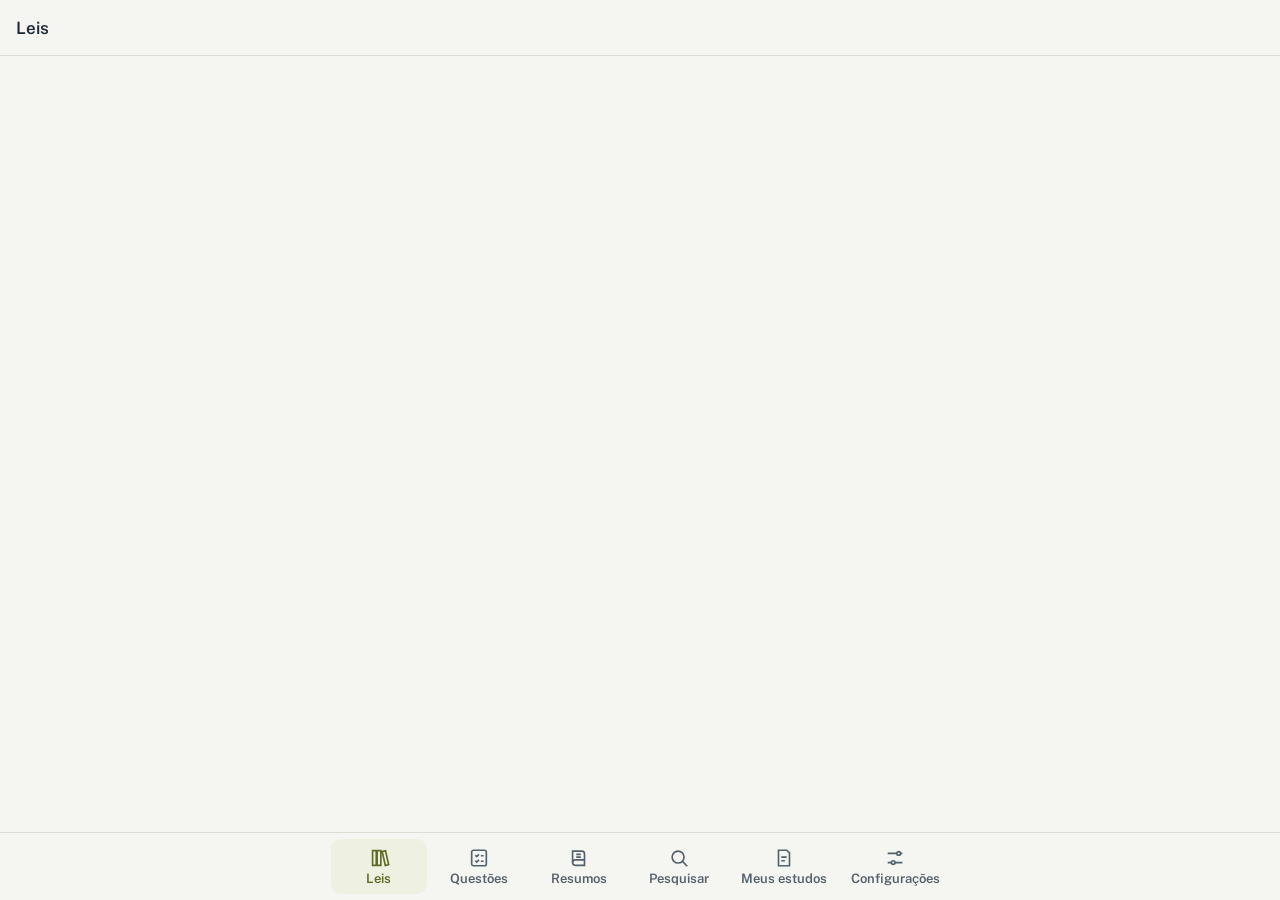
<file: index.html>
<!DOCTYPE html>
<html lang="pt-BR">
<head>
<meta charset="utf-8">
<meta name="viewport" content="width=device-width, initial-scale=1, viewport-fit=cover">
<meta name="theme-color" content="#F5F6F2" media="(prefers-color-scheme: light)">
<meta name="theme-color" content="#161C22" media="(prefers-color-scheme: dark)">
<meta name="apple-mobile-web-app-capable" content="yes">
<meta name="mobile-web-app-capable" content="yes">
<meta name="apple-mobile-web-app-status-bar-style" content="default">
<meta name="apple-mobile-web-app-title" content="Legislação">
<link rel="manifest" href="manifest.webmanifest">
<link rel="apple-touch-icon" href="icone-180.png">
<link rel="icon" href="icone-180.png">
<title>Leitor de Legislação</title>
<link rel="preconnect" href="https://fonts.googleapis.com">
<link rel="preconnect" href="https://fonts.gstatic.com" crossorigin>
<link href="https://fonts.googleapis.com/css2?family=Public+Sans:wght@400;500;600;700&family=Source+Serif+4:ital,opsz,wght@0,8..60,400;0,8..60,600;0,8..60,700;1,8..60,400&display=swap" rel="stylesheet">
<link rel="stylesheet" href="css/app.css">
</head>
<body>

<header class="topo" id="topo">
  <button class="icone-btn oculto" id="btn-voltar" aria-label="Voltar">‹ Voltar</button>
  <h1 id="titulo">Leis</h1>
  <button class="icone-btn oculto" id="btn-sumario">Sumário</button>
  <button class="icone-btn oculto" id="btn-ir">Ir para art.</button>
  <button class="icone-btn oculto" id="btn-buscar-lei" aria-label="Buscar nesta lei">Buscar</button>
  <button class="icone-btn oculto" id="btn-ouvir" title="Ouvir a lei em voz alta">🔊 Ouvir</button>
  <button class="icone-btn oculto" id="btn-caneta" aria-pressed="false">✏️<span class="rot"> Caneta</span></button>
  <button class="icone-btn oculto" id="btn-tela-cheia" aria-pressed="false">⛶ Tela cheia</button>
  <button class="icone-btn oculto" id="btn-sync" title="Sincronização">☁️</button>
  <button class="icone-btn oculto" id="btn-aa" aria-label="Ajustes de leitura">Aa</button>
  <button class="icone-btn oculto" id="btn-mais-leitor" aria-label="Mais opções da leitura">⋯</button>
</header>

<div id="aviso-offline" class="aviso oculto"></div>
<main id="conteudo"></main>

<nav class="abas" id="abas" aria-label="Menu principal">
  <button data-rota="acervo" aria-current="page">
    <svg viewBox="0 0 24 24" fill="none" stroke="currentColor" stroke-width="1.8"><path d="M5 4h4v16H5zM10 4h4v16h-4zM15.5 5l3.6-.9 3.4 15.2-3.6.8z"/></svg>
    Leis</button>
  <button data-rota="questoes">
    <svg viewBox="0 0 24 24" fill="none" stroke="currentColor" stroke-width="1.8"><rect x="4" y="3.5" width="16" height="17" rx="2"/><path d="M8 9l1.5 1.5L12 8M8 15l1.5 1.5L12 14M14 9.5h3M14 15.5h3"/></svg>
    Questões</button>
  <button data-rota="resumos">
    <svg viewBox="0 0 24 24" fill="none" stroke="currentColor" stroke-width="1.8"><path d="M5 4.5h10a3 3 0 0 1 3 3V20H8a3 3 0 0 1-3-3z"/><path d="M5 17a3 3 0 0 1 3-3h10M9 8h5M9 11h5"/></svg>
    Resumos</button>
  <button data-rota="pesquisar">
    <svg viewBox="0 0 24 24" fill="none" stroke="currentColor" stroke-width="1.8"><circle cx="11" cy="11" r="6.5"/><path d="M16 16l5 5"/></svg>
    <span class="rot-longo">Pesquisar</span><span class="rot-curto">Buscar</span></button>
  <button data-rota="estudos">
    <svg viewBox="0 0 24 24" fill="none" stroke="currentColor" stroke-width="1.8"><path d="M6 3.5h9l3 3V20.5H6z"/><path d="M9 11h6M9 15h4"/></svg>
    <span class="rot-longo">Meus estudos</span><span class="rot-curto">Estudos</span></button>
  <button data-rota="ajustes">
    <svg viewBox="0 0 24 24" fill="none" stroke="currentColor" stroke-width="1.8"><path d="M4 7h10M18 7h2M4 17h4M12 17h8"/><circle cx="16" cy="7" r="2"/><circle cx="10" cy="17" r="2"/></svg>
    <span class="rot-longo">Configurações</span><span class="rot-curto">Ajustes</span></button>
</nav>
<div id="camada-fixa">
<div id="barra-selecao" class="barra-selecao oculto" role="toolbar" aria-label="Trecho selecionado">
  <button class="cor-btn g-amarelo" data-cor="amarelo" aria-label="Grifar em amarelo"></button>
  <button class="cor-btn g-verde" data-cor="verde" aria-label="Grifar em verde"></button>
  <button class="cor-btn g-azul" data-cor="azul" aria-label="Grifar em azul"></button>
  <button class="cor-btn g-vermelho" data-cor="vermelho" aria-label="Grifar em vermelho"></button>
  <span class="sep"></span>
  <button class="icone-btn" data-acao-sel="anotar">Anotar</button>
  <button class="icone-btn" data-acao-sel="favoritar">Favoritar</button>
  <button class="icone-btn" data-acao-sel="copiar">Copiar</button>
</div>

<div id="barra-caneta" class="barra-selecao barra-caneta oculto" role="toolbar" aria-label="Caneta"></div>



<div id="painel" class="painel oculto" role="dialog" aria-modal="true"><div class="painel-caixa" id="painel-caixa"></div></div>
</div>
<input type="file" id="entrada-imagens" accept="image/*" multiple hidden>
<input type="file" id="entrada-backup" accept=".json,application/json" hidden>

<script src="js/base.js"></script>
<script src="js/pastas.js"></script>
<script src="js/telas.js"></script>
<script src="js/questoes.js"></script>
<script src="js/paineis.js"></script>
<script src="js/caneta.js"></script>
<script src="js/resumos.js"></script>
<script src="js/word.js"></script>
<script src="js/extras.js"></script>
<script src="js/leiseca.js"></script>
<script src="js/plataformas.js"></script>
<script src="js/aviso-lei.js"></script>
<script src="js/simulado.js"></script>
<script src="js/hoje.js"></script>
<script src="js/sync.js"></script>
<script src="js/arquivos.js"></script>
<script src="js/lixeira.js"></script>
<script src="js/pdflei.js"></script>
<script src="js/dono.js"></script>
<script src="js/compartilhar.js"></script>
<script src="js/app.js"></script>
</body>
</html>
</file>
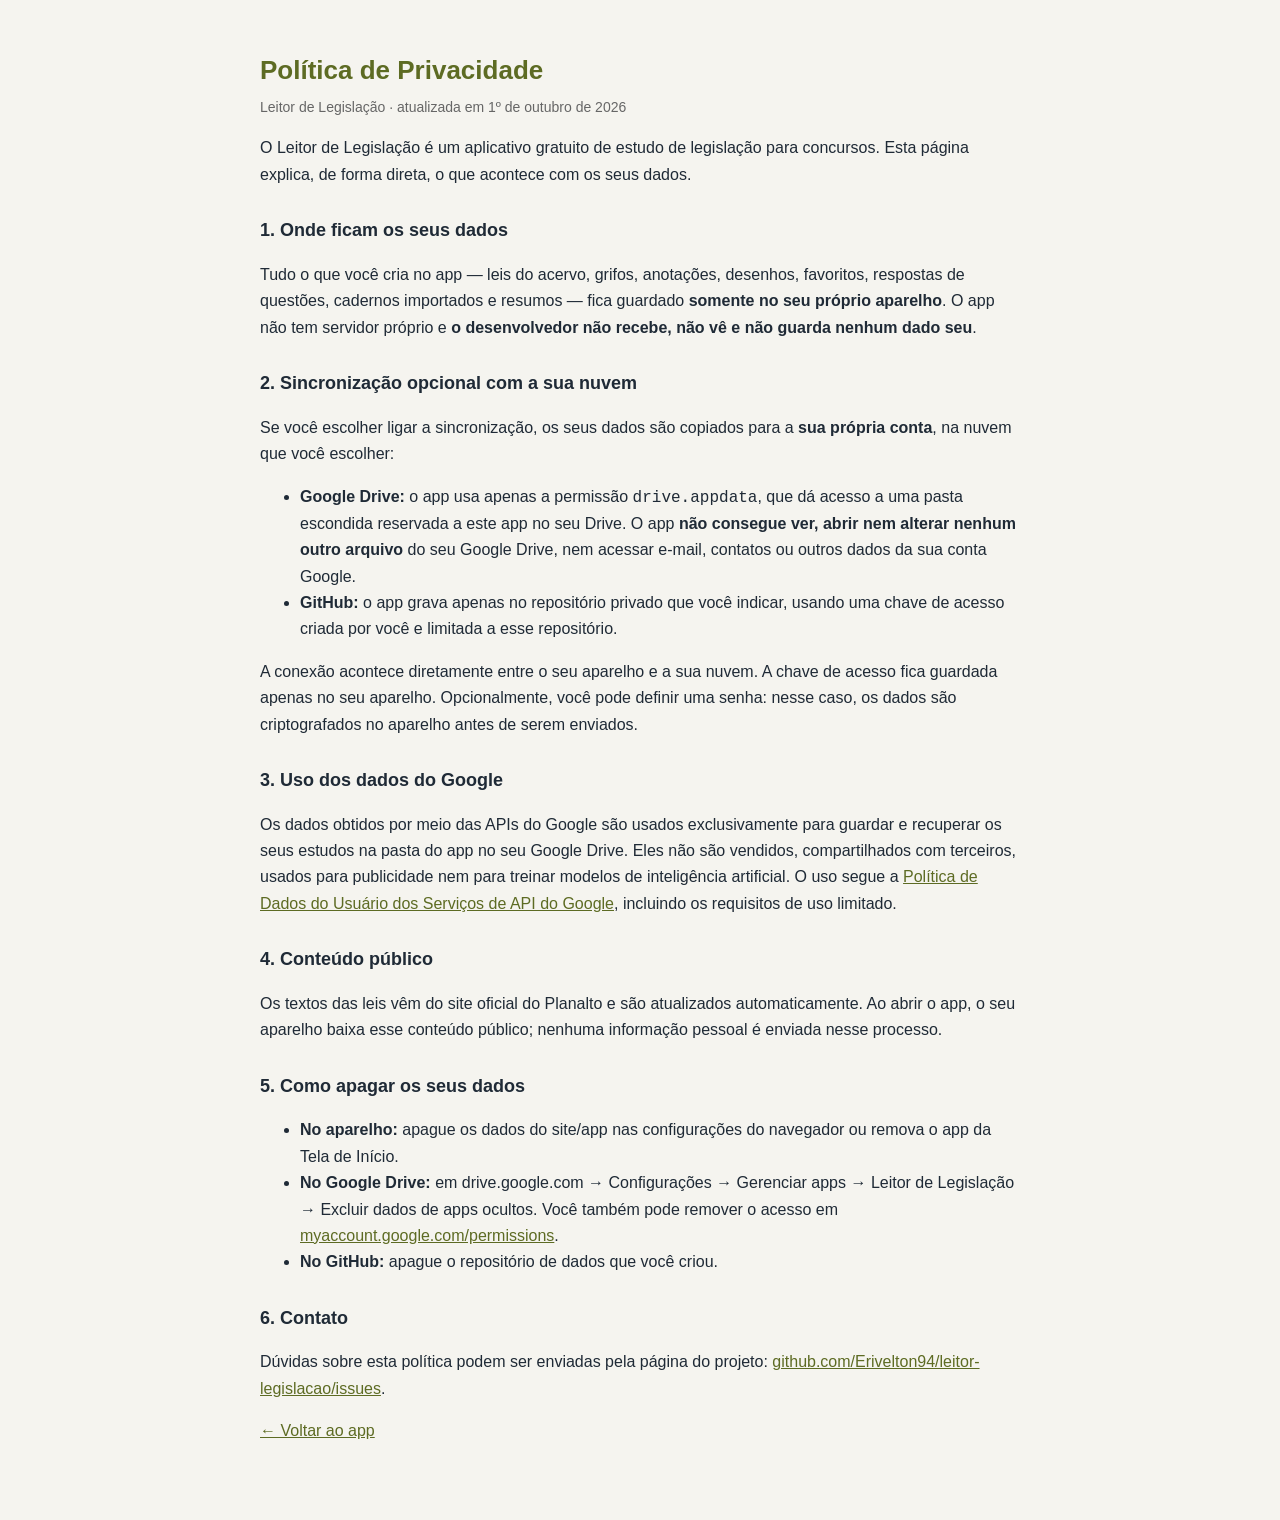
<file: privacidade.html>
<!doctype html>
<html lang="pt-BR">
<head>
<meta charset="utf-8">
<meta name="viewport" content="width=device-width, initial-scale=1">
<title>Política de Privacidade — Leitor de Legislação</title>
<style>
  body { font-family: -apple-system, "Segoe UI", Roboto, sans-serif; max-width: 760px; margin: 0 auto; padding: 32px 20px 60px;
    line-height: 1.65; color: #1f2a36; background: #f5f4ef; }
  h1 { font-size: 26px; color: #5d6b23; margin-bottom: 4px; }
  h2 { font-size: 18px; margin-top: 28px; }
  p, li { font-size: 16px; }
  .data { color: #666; font-size: 14px; margin-top: 0; }
  a { color: #5d6b23; }
</style>
</head>
<body>
<h1>Política de Privacidade</h1>
<p class="data">Leitor de Legislação · atualizada em 1º de outubro de 2026</p>

<p>O Leitor de Legislação é um aplicativo gratuito de estudo de legislação para concursos. Esta página explica, de forma direta, o que acontece com os seus dados.</p>

<h2>1. Onde ficam os seus dados</h2>
<p>Tudo o que você cria no app — leis do acervo, grifos, anotações, desenhos, favoritos, respostas de questões, cadernos importados e resumos — fica guardado <strong>somente no seu próprio aparelho</strong>. O app não tem servidor próprio e <strong>o desenvolvedor não recebe, não vê e não guarda nenhum dado seu</strong>.</p>

<h2>2. Sincronização opcional com a sua nuvem</h2>
<p>Se você escolher ligar a sincronização, os seus dados são copiados para a <strong>sua própria conta</strong>, na nuvem que você escolher:</p>
<ul>
  <li><strong>Google Drive:</strong> o app usa apenas a permissão <code>drive.appdata</code>, que dá acesso a uma pasta escondida reservada a este app no seu Drive. O app <strong>não consegue ver, abrir nem alterar nenhum outro arquivo</strong> do seu Google Drive, nem acessar e-mail, contatos ou outros dados da sua conta Google.</li>
  <li><strong>GitHub:</strong> o app grava apenas no repositório privado que você indicar, usando uma chave de acesso criada por você e limitada a esse repositório.</li>
</ul>
<p>A conexão acontece diretamente entre o seu aparelho e a sua nuvem. A chave de acesso fica guardada apenas no seu aparelho. Opcionalmente, você pode definir uma senha: nesse caso, os dados são criptografados no aparelho antes de serem enviados.</p>

<h2>3. Uso dos dados do Google</h2>
<p>Os dados obtidos por meio das APIs do Google são usados exclusivamente para guardar e recuperar os seus estudos na pasta do app no seu Google Drive. Eles não são vendidos, compartilhados com terceiros, usados para publicidade nem para treinar modelos de inteligência artificial. O uso segue a <a href="https://developers.google.com/terms/api-services-user-data-policy" target="_blank" rel="noopener">Política de Dados do Usuário dos Serviços de API do Google</a>, incluindo os requisitos de uso limitado.</p>

<h2>4. Conteúdo público</h2>
<p>Os textos das leis vêm do site oficial do Planalto e são atualizados automaticamente. Ao abrir o app, o seu aparelho baixa esse conteúdo público; nenhuma informação pessoal é enviada nesse processo.</p>

<h2>5. Como apagar os seus dados</h2>
<ul>
  <li><strong>No aparelho:</strong> apague os dados do site/app nas configurações do navegador ou remova o app da Tela de Início.</li>
  <li><strong>No Google Drive:</strong> em drive.google.com → Configurações → Gerenciar apps → Leitor de Legislação → Excluir dados de apps ocultos. Você também pode remover o acesso em <a href="https://myaccount.google.com/permissions" target="_blank" rel="noopener">myaccount.google.com/permissions</a>.</li>
  <li><strong>No GitHub:</strong> apague o repositório de dados que você criou.</li>
</ul>

<h2>6. Contato</h2>
<p>Dúvidas sobre esta política podem ser enviadas pela página do projeto: <a href="https://github.com/Erivelton94/leitor-legislacao/issues" target="_blank" rel="noopener">github.com/Erivelton94/leitor-legislacao/issues</a>.</p>

<p><a href="./">← Voltar ao app</a></p>
</body>
</html>
</file>
<file: css/app.css>
/* Fontes do Word que o iPad não tem: Carlito e Caladea têm as mesmas medidas da Calibri e da Cambria,
   então o texto ocupa o mesmo espaço e as páginas quebram no mesmo lugar. Se o aparelho tiver a fonte original, usa ela. */
@font-face { font-family: "Calibri"; src: local("Calibri"), url("../libs/fontes/carlito-latin-400-normal.woff2") format("woff2"); font-weight: 400; font-style: normal; font-display: swap; }
@font-face { font-family: "Calibri"; src: local("Calibri Italic"), url("../libs/fontes/carlito-latin-400-italic.woff2") format("woff2"); font-weight: 400; font-style: italic; font-display: swap; }
@font-face { font-family: "Calibri"; src: local("Calibri Bold"), url("../libs/fontes/carlito-latin-700-normal.woff2") format("woff2"); font-weight: 700; font-style: normal; font-display: swap; }
@font-face { font-family: "Calibri"; src: local("Calibri Bold Italic"), url("../libs/fontes/carlito-latin-700-italic.woff2") format("woff2"); font-weight: 700; font-style: italic; font-display: swap; }
@font-face { font-family: "Cambria"; src: local("Cambria"), url("../libs/fontes/caladea-latin-400-normal.woff2") format("woff2"); font-weight: 400; font-style: normal; font-display: swap; }
@font-face { font-family: "Cambria"; src: local("Cambria Italic"), url("../libs/fontes/caladea-latin-400-italic.woff2") format("woff2"); font-weight: 400; font-style: italic; font-display: swap; }
@font-face { font-family: "Cambria"; src: local("Cambria Bold"), url("../libs/fontes/caladea-latin-700-normal.woff2") format("woff2"); font-weight: 700; font-style: normal; font-display: swap; }
@font-face { font-family: "Cambria"; src: local("Cambria Bold Italic"), url("../libs/fontes/caladea-latin-700-italic.woff2") format("woff2"); font-weight: 700; font-style: italic; font-display: swap; }
:root {
  --papel: #F5F6F2;       /* papel-bíblia, levemente frio */
  --folha: #FFFFFF;
  --tinta: #1F2A36;       /* azul-tinta dos textos oficiais */
  --tinta-2: #55606B;
  --fio: #DADDD6;
  --oliva: #5E6B25;       /* o oliva do cabeçalho do Planalto */
  --oliva-claro: #EEF0E2;
  --ok: #2E7A4C;
  --pend: #A8740F;
  --alt: #B23A3A;
  --marca: #FFE58A;
  --serif: "Source Serif 4", "Iowan Old Style", "Palatino", Georgia, serif;
  --sans: "Public Sans", -apple-system, "Segoe UI", Roboto, sans-serif;
  --fonte: 19px;
  --entrelinha: 1.7;
  box-sizing: border-box;
  padding-top: env(safe-area-inset-top, 0px);
  padding-bottom: env(safe-area-inset-bottom, 0px);
}
@media (prefers-color-scheme: dark) {
  :root:not([data-theme="light"]) {
    --papel: #161C22; --folha: #1D242B; --tinta: #E4E7E3; --tinta-2: #9AA3AB;
    --fio: #2E3740; --oliva: #B4C46B; --oliva-claro: #26301F;
    --ok: #6FC38F; --pend: #E0B04A; --alt: #EE8080; --marca: #6B5A12;
  }
}
:root[data-theme="dark"] {
  --papel: #161C22; --folha: #1D242B; --tinta: #E4E7E3; --tinta-2: #9AA3AB;
  --fio: #2E3740; --oliva: #B4C46B; --oliva-claro: #26301F;
  --ok: #6FC38F; --pend: #E0B04A; --alt: #EE8080; --marca: #6B5A12;
}
*, *::before, *::after { box-sizing: inherit; }
html { height: 100%; scroll-padding-top: calc(env(safe-area-inset-top, 0px) + 64px); }
body {
  margin: 0; min-height: 100%; background: var(--papel); color: var(--tinta);
  font-family: var(--sans); font-size: 16px; -webkit-text-size-adjust: 100%;
}
button, input { font: inherit; color: inherit; }
button { cursor: pointer; }
:focus-visible { outline: 2px solid var(--oliva); outline-offset: 2px; }
.oculto { display: none !important; }

/* ---------- barra superior ---------- */
.topo {
  position: sticky; top: env(safe-area-inset-top, 0px); z-index: 20;
  display: flex; align-items: center; gap: 8px; padding: 10px 16px;
  background: var(--papel); border-bottom: 1px solid var(--fio); min-height: 56px;
}
.topo h1 { font-size: 17px; font-weight: 600; margin: 0; flex: 1; min-width: 0;
  white-space: nowrap; overflow: hidden; text-overflow: ellipsis; }
.icone-btn {
  border: 0; background: transparent; min-width: 44px; height: 44px; border-radius: 10px;
  display: inline-flex; align-items: center; justify-content: center; font-size: 15px; font-weight: 600;
  color: var(--oliva); padding: 0 10px;
}
.icone-btn:active { background: var(--oliva-claro); }

.aviso {
  margin: 12px 16px 0; padding: 10px 14px; border-radius: 10px; font-size: 14px; line-height: 1.45;
  background: var(--folha); border: 1px solid var(--fio); color: var(--tinta-2);
}
.aviso.forte { border-color: var(--alt); color: var(--tinta); }
.aviso a, .aviso button.link { color: var(--oliva); font-weight: 600; }
button.link { border: 0; background: none; padding: 0; text-decoration: underline; }

main { max-width: 860px; margin: 0 auto; padding-bottom: 96px; }
main.modo-leitor { max-width: none; padding-bottom: 0; }
.modo-leitor > .aviso { max-width: 1148px; margin-left: auto; margin-right: auto; }

/* ---------- acervo: lombadas de vade-mécum ---------- */
.acervo { list-style: none; margin: 16px; padding: 0; display: grid; gap: 10px; }
.lei-item {
  display: grid; grid-template-columns: 10px 1fr auto; align-items: stretch;
  background: var(--folha); border: 1px solid var(--fio); border-radius: 12px; overflow: hidden;
}
.lei-item .aba { background: var(--cor-aba, var(--oliva)); }
.lei-item button.abrir {
  text-align: left; border: 0; background: transparent; padding: 14px 16px; display: grid; gap: 4px;
}
.lei-nome { font-family: var(--serif); font-size: 21px; font-weight: 600; line-height: 1.2; }
.lei-num { font-size: 14px; color: var(--tinta-2); }
.lei-verif { font-size: 13px; color: var(--tinta-2); }
.selo { display: inline-flex; align-items: center; gap: 6px; font-size: 14px; font-weight: 600; }
.selo::before { content: ""; width: 9px; height: 9px; border-radius: 50%; background: currentColor; }
.selo.ok { color: var(--ok); } .selo.pend { color: var(--pend); }
.selo.alt { color: var(--alt); } .selo.erro { color: var(--alt); }
.selo.erro::before { border-radius: 2px; transform: rotate(45deg); }

/* ---------- leitor ---------- */
.leitor-wrap { display: grid; grid-template-columns: 1fr; }
@media (min-width: 1000px) {
  .leitor-wrap { grid-template-columns: 280px minmax(0, 1fr); max-width: 1180px; margin: 0 auto; }
  .sumario-lateral { display: block !important; }
  #btn-sumario { display: none; }
}
.sumario-lateral {
  display: none; position: sticky; top: calc(env(safe-area-inset-top, 0px) + 57px);
  height: calc(100vh - 57px - env(safe-area-inset-top, 0px)); overflow-y: auto;
  border-right: 1px solid var(--fio); padding: 12px 8px 40px;
}
.sumario a {
  display: block; padding: 7px 10px; border-radius: 8px; color: var(--tinta); text-decoration: none;
  font-size: 14px; line-height: 1.35;
}
.sumario a.n2 { padding-left: 22px; color: var(--tinta-2); }
.sumario a.n3 { padding-left: 34px; color: var(--tinta-2); font-size: 13px; }
.sumario a:active { background: var(--oliva-claro); }

.texto-lei {
  font-family: var(--serif); font-size: var(--fonte); line-height: var(--entrelinha);
  padding: 8px 22px 120px; max-width: 38em; margin: 0 auto; width: 100%;
  font-variant-numeric: oldstyle-nums;
}
.texto-lei p { margin: 0 0 0.5em; text-align: justify; hyphens: manual; -webkit-hyphens: manual; }
.texto-lei p.estrutura {
  font-family: var(--sans); text-align: center; font-weight: 700; font-size: 0.78em;
  letter-spacing: 0.02em; color: var(--oliva); margin: 2.4em 0 0.3em !important; line-height: 1.4;
}
.estrutura + .estrutura { margin-top: 0 !important; }
.texto-lei p.rubrica, .rubrica { text-align: left; font-family: var(--sans); font-weight: 600; font-size: 0.8em; color: var(--tinta-2); margin: 1.4em 0 0.2em !important; }
.artigo { scroll-margin-top: calc(env(safe-area-inset-top, 0px) + 72px); padding: 0.35em 0 0.35em; position: relative; }
.artigo.revogado { color: var(--tinta-2); }
.rotulo { font-weight: 700; color: var(--oliva); border: 0; background: none; padding: 0; font-family: inherit; font-size: inherit; }
.par { padding-left: 1.2em; }
.inc { padding-left: 2em; }
.ali { padding-left: 3em; }
.pena { padding-left: 1.2em; font-style: italic; }
.nota { font-family: var(--sans); font-size: 0.68em; color: var(--tinta-2); white-space: normal; }
.artigo.alterado { box-shadow: -8px 0 0 -4px var(--alt); }
.artigo.alvo { background: var(--oliva-claro); border-radius: 6px; }
mark { background: var(--marca); color: inherit; border-radius: 2px; }
.rodape-fonte { font-family: var(--sans); font-size: 13px; color: var(--tinta-2); border-top: 1px solid var(--fio); padding-top: 14px; margin-top: 3em; line-height: 1.5; }
.rodape-fonte a { color: var(--oliva); }

/* ---------- painéis (busca, sumário, ajustes, menu do artigo) ---------- */
.painel {
  position: fixed; inset: 0; z-index: 50; background: rgba(15, 20, 25, 0.35);
  display: flex; align-items: flex-end; justify-content: center;
}
.painel-caixa {
  box-sizing: border-box;
  background: var(--papel); width: 100%; max-width: 640px; max-height: 82vh; overflow-y: auto;
  border-radius: 16px 16px 0 0; padding: 18px 18px calc(24px + env(safe-area-inset-bottom, 0px));
}
@media (min-width: 700px) {
  .painel { align-items: center; }
  .painel-caixa { border-radius: 16px; }
}
.painel-caixa h2 { font-size: 17px; margin: 0 0 12px; display: flex; justify-content: space-between; align-items: center; }
.campo {
  width: 100%; border: 1px solid var(--fio); background: var(--folha); border-radius: 10px;
  padding: 12px 14px; font-size: 17px;
}
.resultados { list-style: none; padding: 0; margin: 12px 0 0; }
.resultados li button {
  width: 100%; text-align: left; border: 0; border-bottom: 1px solid var(--fio); background: none;
  padding: 12px 4px; display: grid; gap: 4px;
}
.res-titulo { font-weight: 600; font-size: 15px; }
.res-trecho { font-family: var(--serif); font-size: 15px; color: var(--tinta-2); line-height: 1.45; }
.contagem { font-size: 13px; color: var(--tinta-2); margin-top: 10px; }
.linha-ajuste { display: flex; align-items: center; justify-content: space-between; gap: 12px; padding: 12px 0; border-bottom: 1px solid var(--fio); }
.segmentado { display: inline-flex; border: 1px solid var(--fio); border-radius: 10px; overflow: hidden; }
.segmentado button { border: 0; background: var(--folha); padding: 9px 14px; font-size: 14px; }
.segmentado button[aria-pressed="true"] { background: var(--oliva); color: var(--papel); }
.acoes { display: grid; gap: 8px; }
.acoes button, .botao {
  border: 1px solid var(--fio); background: var(--folha); border-radius: 10px; padding: 13px 14px;
  text-align: left; font-size: 16px;
}
.botao.primario { background: var(--oliva); color: var(--papel); border-color: var(--oliva); text-align: center; font-weight: 600; }

/* ---------- abas inferiores ---------- */
.abas {
  position: fixed; left: 0; right: 0; bottom: 0; z-index: 30; display: flex; justify-content: center; gap: 4px;
  background: var(--papel); border-top: 1px solid var(--fio);
  padding: 6px 8px calc(6px + env(safe-area-inset-bottom, 0px));
}
.abas button {
  border: 0; background: none; min-width: 96px; padding: 8px 10px; border-radius: 10px;
  font-size: 13px; font-weight: 600; color: var(--tinta-2); display: grid; justify-items: center; gap: 2px;
}
.abas button[aria-current="page"] { color: var(--oliva); background: var(--oliva-claro); }
.abas svg { width: 22px; height: 22px; }
.secao { margin: 20px 16px; }
.secao h2 { font-size: 15px; color: var(--tinta-2); font-weight: 600; margin: 0 0 8px; }
.cartao { background: var(--folha); border: 1px solid var(--fio); border-radius: 12px; padding: 4px 16px; }
.cartao p { font-size: 14px; color: var(--tinta-2); line-height: 1.5; }
.vazio { margin: 40px 24px; text-align: center; color: var(--tinta-2); line-height: 1.5; }
@media (prefers-reduced-motion: no-preference) {
  .painel-caixa { animation: sobe 0.18s ease-out; }
  @keyframes sobe { from { transform: translateY(24px); opacity: 0.6; } to { transform: none; opacity: 1; } }
}

/* ---------- entrega 2: grifos, anotações, favoritos, pastas, alterações ---------- */
:root { --g-amarelo: #FFE58A; --g-verde: #BDEBC4; --g-azul: #BFDDF7; --g-vermelho: #F7C1C1;
        --add: #D9F2DF; --add-t: #1D6B3A; --del: #F9DADA; --del-t: #9B2C2C; }
@media (prefers-color-scheme: dark) {
  :root:not([data-theme="light"]) { --g-amarelo: #6B5A12; --g-verde: #1F5A33; --g-azul: #1E4466; --g-vermelho: #6A2626;
    --add: #1C3F29; --add-t: #9BE0B0; --del: #4A2222; --del-t: #F2A8A8; }
}
:root[data-theme="dark"] { --g-amarelo: #6B5A12; --g-verde: #1F5A33; --g-azul: #1E4466; --g-vermelho: #6A2626;
  --add: #1C3F29; --add-t: #9BE0B0; --del: #4A2222; --del-t: #F2A8A8; }

mark.grifo { color: inherit; border-radius: 2px; -webkit-box-decoration-break: clone; box-decoration-break: clone; cursor: pointer; }
.g-amarelo { background: var(--g-amarelo); } .g-verde { background: var(--g-verde); }
.g-azul { background: var(--g-azul); } .g-vermelho { background: var(--g-vermelho); }
mark.grifo.com-nota { border-bottom: 2px dotted var(--tinta-2); }

.artigo.favorito .rotulo::after { content: " ★"; color: var(--pend); }
.ind-notas {
  border: 1px solid var(--fio); background: var(--folha); color: var(--oliva); border-radius: 999px;
  font-family: var(--sans); font-size: 13px; font-weight: 600; padding: 3px 10px; margin: 2px 0 6px 1.2em; cursor: pointer;
}
.ind-notas::after { content: "Anotações: " attr(data-n); }
.ind-notas.atencao { border-color: var(--alt); color: var(--alt); }
.ind-notas.atencao::after { content: "Anotações: " attr(data-n) " · artigo alterado"; }

.preambulo { text-align: center; margin: 1.2em 0 1.6em; }
.preambulo .epigrafe { font-family: var(--sans); font-weight: 700; color: var(--oliva); font-size: 0.85em; }
.preambulo .ementa { font-style: italic; text-align: left; margin-left: 40% !important; font-size: 0.92em; color: var(--tinta-2); }
.preambulo .promulgacao { text-align: justify; }
.texto-lei .preambulo p.epigrafe { text-align: center; }
.texto-lei .preambulo p.ementa { text-align: justify; }
@media (max-width: 700px) { .preambulo .ementa { margin-left: 15% !important; } }

/* barra que aparece ao selecionar um trecho */
.barra-selecao {
  position: fixed; left: 50%; transform: translateX(-50%); z-index: 40;
  bottom: calc(16px + env(safe-area-inset-bottom, 0px));
  display: flex; align-items: center; gap: 6px; padding: 8px; border-radius: 14px;
  background: var(--folha); border: 1px solid var(--fio); box-shadow: 0 6px 24px rgba(0,0,0,0.18);
  -webkit-user-select: none; user-select: none; max-width: calc(100vw - 24px); overflow-x: auto;
}
.cor-btn { width: 40px; height: 40px; border-radius: 50%; border: 2px solid var(--fio); flex: none; }
.cor-btn[aria-pressed="true"] { border-color: var(--tinta); }
.barra-selecao .icone-btn { flex: none; }
.sep { width: 1px; align-self: stretch; background: var(--fio); margin: 0 4px; }

/* chips de pastas */
.pastas { display: flex; gap: 8px; overflow-x: auto; padding: 14px 16px 2px; -webkit-overflow-scrolling: touch; }
.chip {
  flex: none; border: 1px solid var(--fio); background: var(--folha); border-radius: 999px;
  padding: 8px 14px; font-size: 14px; font-weight: 600; color: var(--tinta-2);
}
.chip[aria-pressed="true"] { background: var(--oliva); border-color: var(--oliva); color: var(--papel); }
.lei-item .mais { border: 0; background: transparent; color: var(--tinta-2); font-size: 22px; padding: 0 16px; }
.lei-fav { color: var(--pend); }

/* cartões de anotação/favorito */
.lista-cartoes { list-style: none; margin: 12px 0 0; padding: 0; display: grid; gap: 10px; }
.cartao-nota { background: var(--folha); border: 1px solid var(--fio); border-radius: 12px; padding: 12px 14px; }
.cartao-nota .origem { font-size: 13px; font-weight: 600; color: var(--oliva); border: 0; background: none; padding: 0; text-align: left; }
.cartao-nota .citacao { font-family: var(--serif); font-size: 15px; line-height: 1.5; border-left: 3px solid var(--fio); padding-left: 10px; margin: 8px 0; color: var(--tinta-2); }
.cartao-nota .corpo { white-space: pre-wrap; line-height: 1.5; font-size: 15px; margin: 6px 0; }
.cartao-nota .meta { font-size: 12px; color: var(--tinta-2); }
.cartao-nota .alerta { font-size: 13px; color: var(--alt); margin: 6px 0; line-height: 1.45; }
.cartao-nota .linha-acoes { display: flex; flex-wrap: wrap; gap: 6px; margin-top: 8px; }
.cartao-nota .linha-acoes button { border: 1px solid var(--fio); background: var(--papel); border-radius: 8px; padding: 7px 10px; font-size: 13px; }
.miniaturas { display: flex; flex-wrap: wrap; gap: 8px; margin: 8px 0; }
.miniaturas figure { margin: 0; position: relative; }
.miniaturas img { width: 96px; height: 96px; object-fit: cover; border-radius: 8px; border: 1px solid var(--fio); cursor: zoom-in; }
.miniaturas .tirar { position: absolute; top: -6px; right: -6px; width: 26px; height: 26px; border-radius: 50%; border: 0; background: var(--alt); color: #fff; font-weight: 700; }
textarea.campo { min-height: 140px; resize: vertical; font-family: var(--sans); line-height: 1.5; }
.filtros { display: flex; gap: 8px; flex-wrap: wrap; align-items: center; margin-bottom: 8px; }
select.campo { width: auto; font-size: 15px; padding: 9px 12px; }
.imagem-cheia { max-width: 100%; border-radius: 10px; }

/* comparação antes/depois */
.diff { font-family: var(--serif); font-size: 17px; line-height: 1.65; white-space: pre-wrap; background: var(--folha); border: 1px solid var(--fio); border-radius: 10px; padding: 12px 14px; }
.diff ins { background: var(--add); color: var(--add-t); text-decoration: none; border-radius: 2px; }
.diff del { background: var(--del); color: var(--del-t); border-radius: 2px; }
.diff .corte { color: var(--tinta-2); font-family: var(--sans); font-size: 13px; }
.legenda-diff { font-size: 13px; color: var(--tinta-2); display: flex; gap: 14px; margin: 6px 0 12px; }
.legenda-diff del, .legenda-diff ins { padding: 0 4px; }
.legenda-diff del { background: var(--del); color: var(--del-t); } .legenda-diff ins { background: var(--add); color: var(--add-t); text-decoration: none; }
.bloco-alteracao { margin: 18px 0 26px; }
.bloco-alteracao h3 { font-size: 16px; margin: 0 0 4px; }
.bloco-alteracao.pendente { border-left: 4px solid var(--alt); padding-left: 12px; }
.bloco-alteracao .meta { font-size: 13px; color: var(--tinta-2); margin-bottom: 8px; line-height: 1.45; }
.bloco-alteracao a, .cartao a { color: var(--oliva); font-weight: 600; }
/* ---------- questões ---------- */
.barra-prog { display: block; height: 6px; border-radius: 3px; background: var(--fio); overflow: hidden; margin: 4px 0 2px; max-width: 320px; }
.barra-prog span { display: block; height: 100%; background: var(--oliva); }
.q-cab { display: flex; justify-content: space-between; align-items: center; gap: 10px; flex-wrap: wrap; padding: 10px 0; border-bottom: 1px solid var(--fio); }
.cronometro { font-size: 14px; color: var(--tinta-2); font-variant-numeric: tabular-nums; }
.q-meta { font-size: 14px; color: var(--tinta-2); margin: 10px 0 2px; line-height: 1.5; }
.q-meta a { color: var(--oliva); font-weight: 600; }
.q-prova { font-size: 14px; font-weight: 600; margin: 2px 0 10px; }
.q-enunciado { font-family: var(--serif); font-size: calc(var(--fonte) + 1px); line-height: 1.6; }
.q-enunciado p { margin: 0 0 0.7em; text-align: justify; hyphens: manual; -webkit-hyphens: manual; }
.alt-texto { text-align: justify; hyphens: manual; -webkit-hyphens: manual; }
.alternativas { list-style: none; padding: 0; margin: 14px 0; display: grid; gap: 8px; }
.alternativas li { display: flex; gap: 6px; align-items: stretch; }
.alt { flex: 1; display: flex; gap: 12px; align-items: flex-start; text-align: left; border: 1px solid var(--fio); background: var(--folha);
  border-radius: 12px; padding: 12px 14px; font-family: var(--serif); font-size: var(--fonte); line-height: 1.5; }
.alt .letra { flex: none; width: 30px; height: 30px; border-radius: 50%; border: 1.5px solid var(--tinta-2); display: inline-flex;
  align-items: center; justify-content: center; font-family: var(--sans); font-size: 14px; font-weight: 700; margin-top: 1px; }
.alt.marcada { border-color: var(--oliva); box-shadow: inset 0 0 0 1px var(--oliva); }
.alt.marcada .letra { background: var(--oliva); color: var(--papel); border-color: var(--oliva); }
.alt.certa { background: var(--add); border-color: var(--ok); }
.alt.certa .letra { background: var(--ok); border-color: var(--ok); color: #fff; }
.alt.errada { background: var(--del); border-color: var(--alt); }
.alt.errada .letra { background: var(--alt); border-color: var(--alt); color: #fff; }
.alt.riscada .alt-texto { text-decoration: line-through; opacity: 0.45; }
.alternativas.ce { grid-template-columns: 1fr 1fr; max-width: 420px; }
.riscar { flex: none; width: 44px; border: 1px solid var(--fio); background: var(--folha); border-radius: 12px; color: var(--tinta-2); }
.acoes-q { margin: 6px 0; } .acoes-q .botao { min-width: 160px; }
.botao:disabled { opacity: 0.45; }
.res-q { font-size: 18px; font-weight: 600; margin: 12px 0; } .res-q.ok { color: var(--ok); } .res-q.erro { color: var(--alt); }
.res-q .link { font-size: 16px; color: var(--oliva); }
.txt-ok { color: var(--ok); } .txt-erro { color: var(--alt); }
.barra-q { display: flex; flex-wrap: wrap; gap: 6px; border-top: 1px solid var(--fio); padding-top: 10px; margin-top: 16px; }
.barra-q .icone-btn { border: 1px solid var(--fio); background: var(--folha); }
.barra-q .icone-btn:disabled { opacity: 0.4; }
.grupo-assunto { font-size: 15px; margin: 22px 0 6px; }
.sit { display: inline-block; width: 1.2em; font-weight: 700; } .sit-certa { color: var(--ok); } .sit-errada { color: var(--alt); } .sit-nao { color: var(--tinta-2); }
.grade-gabarito { display: grid; grid-template-columns: repeat(auto-fill, minmax(64px, 1fr)); gap: 6px; }
.cel-gab { border: 1px solid var(--fio); background: var(--folha); border-radius: 8px; padding: 6px 4px; display: grid; justify-items: center; font-size: 12px; color: var(--tinta-2); }
.cel-gab strong { font-size: 16px; color: var(--tinta); }
.cel-gab.certa { background: var(--add); border-color: var(--ok); } .cel-gab.errada { background: var(--del); border-color: var(--alt); }
.numeros-desemp { display: grid; grid-template-columns: repeat(auto-fit, minmax(130px, 1fr)); gap: 8px; margin: 8px 0; }
.numeros-desemp div { background: var(--folha); border: 1px solid var(--fio); border-radius: 12px; padding: 12px; display: grid; gap: 2px; }
.numeros-desemp strong { font-family: var(--serif); font-size: 26px; font-weight: 600; }
.numeros-desemp span { font-size: 13px; color: var(--tinta-2); }
.tabela-desemp { display: grid; grid-template-columns: minmax(0, 1.4fr) minmax(80px, 1fr) auto; gap: 8px 12px; align-items: center; font-size: 14px; }
.linha-desemp { display: contents; }
.barra-desemp { display: flex; height: 10px; border-radius: 5px; background: var(--fio); overflow: hidden; }
.b-ok { background: var(--ok); } .b-erro { background: var(--alt); }
.num-desemp { color: var(--tinta-2); font-variant-numeric: tabular-nums; white-space: nowrap; }
.grafico-dias { width: 100%; max-width: 700px; height: auto; display: block; margin-top: 6px; }
.acoes-linha { display: flex; gap: 8px; flex-wrap: wrap; }
/* ---------- resumos ---------- */
.cab-resumo { display: flex; align-items: flex-start; gap: 4px; }
.titulo-resumo { flex: 1; font-family: var(--serif); font-size: 19px !important; color: var(--tinta) !important; font-weight: 600 !important; }
.estrela { color: var(--pend); font-size: 20px; }
.previa-resumo { font-family: var(--serif); font-size: 15px; color: var(--tinta-2); line-height: 1.5; margin-top: 6px;
  display: -webkit-box; -webkit-line-clamp: 3; -webkit-box-orient: vertical; overflow: hidden; }
.barra-resumo { display: flex; flex-wrap: wrap; gap: 8px; max-width: 46em; margin: 14px auto 0; padding: 0 16px; }
.leitura-resumo { font-family: var(--serif); font-size: var(--fonte-res, 19px); line-height: var(--entre-res, 1.75); max-width: 40em;
  margin: 0 auto; padding: 12px 22px 120px; }
.leitura-resumo p, .leitura-resumo li { text-align: justify; hyphens: manual; -webkit-hyphens: manual; }
.leitura-resumo p { margin: 0 0 0.7em; }
.leitura-resumo h1, .leitura-resumo h2 { font-family: var(--sans); font-size: 1.25em; color: var(--oliva); margin: 1.4em 0 0.5em; line-height: 1.3; }
.leitura-resumo h3 { font-family: var(--sans); font-size: 1.05em; margin: 1.3em 0 0.4em; }
.leitura-resumo h4 { font-family: var(--sans); font-size: 0.95em; color: var(--tinta-2); margin: 1.1em 0 0.3em; text-transform: none; }
.leitura-resumo blockquote { margin: 0.8em 0; padding: 0.6em 0.9em; border-left: 3px solid var(--fio); background: var(--folha); border-radius: 0 8px 8px 0; }
.leitura-resumo blockquote.obs { border-left-color: var(--pend); background: var(--oliva-claro); }
.leitura-resumo img { max-width: 100%; height: auto; display: block; margin: 0.8em auto; border-radius: 6px; min-height: 40px; }
.leitura-resumo img.img-esq { margin-left: 0; }
.leitura-resumo img.selecionada { outline: 3px solid var(--oliva); }
.leitura-resumo table { border-collapse: collapse; width: 100%; font-size: 0.9em; display: block; overflow-x: auto; }
.leitura-resumo td, .leitura-resumo th { border: 1px solid var(--fio); padding: 6px 8px; vertical-align: top; }
.leitura-resumo hr { border: 0; border-top: 1px solid var(--fio); margin: 1.4em 0; }
.meta-resumo { font-family: var(--sans); font-size: 13px !important; color: var(--tinta-2); }
.editor-wrap { max-width: 46em; margin: 0 auto; padding: 12px 16px 120px; }
.campo-titulo { font-family: var(--serif); font-size: 22px; font-weight: 600; margin-bottom: 8px; }
.barra-editor { position: sticky; top: calc(env(safe-area-inset-top, 0px) + 57px); z-index: 15; display: flex; flex-wrap: wrap; gap: 2px; align-items: center;
  background: var(--papel); border: 1px solid var(--fio); border-radius: 12px; padding: 4px; margin: 8px 0; }
.barra-editor button { min-width: 38px; height: 38px; border: 0; background: transparent; border-radius: 8px; font-size: 15px; color: var(--tinta); }
.barra-editor button:active { background: var(--oliva-claro); }
.painel-editor { width: 100%; display: flex; flex-wrap: wrap; gap: 4px; padding: 6px 2px 2px; border-top: 1px solid var(--fio); }
.painel-editor .bolinha { width: 22px; height: 22px; border-radius: 50%; display: inline-block; border: 1px solid var(--fio); }
.painel-editor button { font-size: 20px; }
.editor-resumo { min-height: 50vh; background: var(--folha); border: 1px solid var(--fio); border-radius: 12px; outline: none; padding: 16px 20px 80px; max-width: none; }
.editor-resumo:focus { border-color: var(--oliva); }
.status-salvo { font-size: 12px; color: var(--tinta-2); text-align: right; margin: 6px 4px; }
.ferramentas-imagem { position: fixed; left: 50%; transform: translateX(-50%); bottom: calc(16px + env(safe-area-inset-bottom, 0px)); z-index: 40;
  display: flex; gap: 4px; align-items: center; flex-wrap: wrap; background: var(--folha); border: 1px solid var(--fio); border-radius: 12px; padding: 6px; box-shadow: 0 6px 20px rgba(0,0,0,.15); }
.ferramentas-imagem button { border: 1px solid var(--fio); background: var(--papel); border-radius: 8px; padding: 7px 10px; font-size: 13px; }
.visor-original { padding: 16px 8px 140px; }
@media (max-width: 800px) { .visor-original { overflow-x: auto; } }     /* rolagem lateral só em telas estreitas */
/* grade de pastas e miniaturas, como no computador */
.trilha { font-size: 13px; color: var(--tinta-2); margin: 0 0 10px; }
.trilha a { color: var(--oliva); text-decoration: none; font-weight: 600; }
.grade-resumos { display: grid; grid-template-columns: repeat(auto-fill, minmax(150px, 1fr)); gap: 22px 18px; margin-top: 18px; }
.tile-resumo, .tile-pasta { position: relative; }
.tile-abrir { width: 100%; border: 0; background: none; padding: 0; display: flex; flex-direction: column; align-items: center; gap: 8px; cursor: pointer; color: var(--tinta); }
.miniatura { width: 100%; aspect-ratio: 1 / 1.414; background: #fff; border-radius: 4px; box-shadow: 0 1px 3px rgba(0,0,0,.15), 0 4px 14px rgba(0,0,0,.08);
  overflow: hidden; display: flex; align-items: center; justify-content: center; position: relative; transition: transform .12s ease; }
.tile-abrir:active .miniatura { transform: scale(.97); }
.miniatura img { width: 100%; height: 100%; object-fit: cover; object-position: top; display: block; }
.mini-carregando { font-family: var(--sans); font-weight: 700; font-size: 14px; color: #9aa3ab; letter-spacing: .08em; }
.mini-html { position: absolute; left: 0; top: 0; transform-origin: 0 0; pointer-events: none; background: #fff; color: #000; }
.mini-html section { box-shadow: none !important; margin: 0 !important; }
.mini-texto { padding: 30px 40px; font-size: 22px; max-width: none; }
.nome-arquivo { font-size: 12.5px; line-height: 1.3; text-align: center; color: var(--tinta); max-width: 100%;
  display: -webkit-box; -webkit-line-clamp: 2; -webkit-box-orient: vertical; overflow: hidden; word-break: break-word; }
.qtd-pasta { font-size: 11.5px; color: var(--tinta-2); margin-top: -4px; }
.icone-pasta-grande { width: 100%; aspect-ratio: 1 / 1.414; display: flex; align-items: center; justify-content: center; }
.icone-pasta-grande svg { width: 78%; height: auto; fill: var(--oliva-claro); stroke: var(--oliva); stroke-width: 1; }
.tile-mais { position: absolute; top: 6px; right: 6px; width: 30px; height: 30px; border-radius: 50%; border: 1px solid var(--fio);
  background: var(--folha); color: var(--tinta-2); font-size: 15px; line-height: 1; opacity: .92; box-shadow: 0 1px 4px rgba(0,0,0,.12); }
.selo-fav { position: absolute; top: 6px; left: 8px; color: var(--pend); font-size: 18px; text-shadow: 0 0 3px #fff; pointer-events: none; }
#conteudo.soltando { outline: 3px dashed var(--oliva); outline-offset: -8px; }
.arvore-pastas .sub { padding-left: 34px; }
/* barra flutuante do resumo */
.dock { position: fixed; right: 12px; top: 50%; transform: translateY(-50%); z-index: 35; display: flex; flex-direction: column; gap: 2px;
  background: var(--folha); border: 1px solid var(--fio); border-radius: 18px; padding: 6px; box-shadow: 0 6px 24px rgba(0,0,0,.14); opacity: .94; }
.dock-btn { width: 44px; height: 44px; border: 0; border-radius: 12px; background: transparent; font-size: 20px; line-height: 1; color: var(--tinta); }
.dock-btn:active, .dock-btn[aria-pressed="true"] { background: var(--oliva-claro); box-shadow: inset 0 0 0 1.5px var(--oliva); }
.estrela-dock { color: var(--pend); }
.dock-alca { width: 44px; height: 26px; border: 0; background: transparent; color: var(--tinta-2); font-size: 18px; border-top: 1px solid var(--fio); margin-top: 2px; }
.dock.recolhido { padding: 4px; right: 0; border-radius: 12px 0 0 12px; opacity: .8; }
.dock.recolhido .dock-btn { display: none; }
.dock.recolhido .dock-alca { border-top: 0; margin: 0; width: 28px; height: 44px; }
.modo-caneta .dock { display: none; }
/* barra da caneta: aparência e posição lateral */
.barra-caneta { border-radius: 18px; box-shadow: 0 8px 28px rgba(0,0,0,.16); }
.bf { position: relative; }
.bf-cor { position: absolute; right: 5px; bottom: 5px; width: 10px; height: 10px; border-radius: 50%; border: 1.5px solid var(--folha); }
.cores-linha { display: flex; gap: 6px; flex-wrap: wrap; align-items: center; }
#camada-fixa { position: fixed; left: 0; top: 0; width: 100vw; height: 100vh; z-index: 45; pointer-events: none; transform-origin: 0 0; transform: translate(0px, 0px); }
#camada-fixa > * { pointer-events: auto; }
.bf-opcoes { display: inline-flex; align-items: center; gap: 6px; }
.bf-resumo { display: inline-flex; align-items: center; gap: 6px; }
/* barra na vertical (direita ou esquerda): tudo centralizado numa coluna */
.barra-caneta.lateral { left: auto; right: 12px; top: 50%; bottom: auto; transform: translateY(-50%); flex-direction: row; align-items: center;
  gap: 0; padding: 6px; max-height: 94vh; max-width: none; }
.barra-caneta.lateral.esquerda { right: auto; left: 12px; }
.barra-caneta.lateral .barra-fina { flex-direction: column; align-items: center; gap: 4px; }
.barra-caneta.lateral .bf { width: 46px; height: 46px; flex: none; }
.barra-caneta.lateral .bf-opcoes { width: 46px !important; padding: 0 !important; flex-direction: column; justify-content: center; gap: 1px; }
.barra-caneta.lateral .bf-resumo { font-size: 0; gap: 0; }
.barra-caneta.lateral .bf-resumo .ponto-cor { width: 20px; height: 20px; }
.barra-caneta.lateral .bf-seta { font-size: 10px; line-height: 1; color: var(--tinta-2); }
.barra-caneta.lateral .barra-fina .sep { width: 30px; height: 1px; margin: 3px 0; align-self: center; flex: none; }
.barra-caneta.lateral .painel-opcoes { flex-direction: column; flex-wrap: nowrap; align-items: stretch; justify-content: flex-start; gap: 10px;
  width: 232px; max-height: 84vh; overflow-y: auto; border-top: 0; border-right: 1px solid var(--fio); padding: 6px 12px 6px 6px; }
.barra-caneta.lateral.esquerda .painel-opcoes { border-right: 0; border-left: 1px solid var(--fio); padding: 6px 6px 6px 12px; }
.barra-caneta.lateral .painel-opcoes .segmentado { display: flex; width: 100%; }
.barra-caneta.lateral .painel-opcoes .segmentado button { flex: 1; padding: 9px 4px; }
.barra-caneta.lateral .icones-escolha { display: grid; grid-template-columns: repeat(4, 1fr); gap: 4px; }
.barra-caneta.lateral .icone-escolha { width: 100%; }
.barra-caneta.lateral .dica-icones { text-align: left; }
.dock.esquerda { right: auto; left: 12px; }
.dock.esquerda.recolhido { left: 0; right: auto; border-radius: 0 12px 12px 0; }
.paginas-resumo section.docx { overflow: visible !important; }          /* ícones na margem do Word não são cortados */
.tela-cheia .barra-caneta.lateral { top: 50%; }
/* impressão (salvar como PDF) */
@media print {
  body.imprimindo-resumo .topo, body.imprimindo-resumo #abas, body.imprimindo-resumo .dock, body.imprimindo-resumo #aviso-continuar,
  body.imprimindo-resumo .barra-resumo, body.imprimindo-resumo .barra-docx, body.imprimindo-resumo #aviso-offline, body.imprimindo-resumo .barra-caneta,
  body.imprimindo-resumo .aviso-tinta, body.imprimindo-resumo .num-pagina, body.imprimindo-resumo #sair-foco { display: none !important; }
  body.imprimindo-resumo { background: #fff; padding: 0; }
  body.imprimindo-resumo .visor-original { padding: 0; overflow: visible; }
  body.imprimindo-resumo .pagina-resumo { box-shadow: none; margin: 0 auto !important; page-break-after: always; break-after: page; }
  body.imprimindo-resumo .leitura-resumo { padding: 0; max-width: none; }
  @page { margin: 0; }
}
.paginas-resumo { margin: 0 auto; }
.pagina-resumo { position: relative; background: #fff; margin: 0 auto 16px !important; box-shadow: 0 2px 10px rgba(0,0,0,.12); border-radius: 2px; }
div.pagina-resumo { padding: 0 !important; }            /* PDF: a página inteira é o desenho; no Word, as margens do documento ficam */
.canvas-pagina { position: absolute; left: 0; top: 0; width: 100%; height: 100%; }
.num-pagina { position: absolute; right: -34px; top: 4px; font-size: 12px; color: var(--tinta-2); font-family: var(--sans); }
.textLayer { position: absolute; inset: 0; overflow: hidden; line-height: 1; z-index: 1; text-size-adjust: none; -webkit-text-size-adjust: none; }
.textLayer span, .textLayer br { color: transparent; position: absolute; white-space: pre; cursor: text; transform-origin: 0% 0%; }
.textLayer ::selection { background: rgba(30, 91, 216, 0.28); }
.modo-caneta .textLayer { pointer-events: none; -webkit-user-select: none; user-select: none; }
/* links do PDF (sumário clicável e endereços): áreas invisíveis por cima do texto */
.camada-links { position: absolute; inset: 0; z-index: 3; pointer-events: none; }
.link-pdf { position: absolute; pointer-events: auto; cursor: pointer; border-radius: 2px; }
.link-pdf:hover, .link-pdf:active { background: rgba(30, 91, 216, 0.14); }
.modo-caneta .camada-links, .modo-caneta .link-pdf { pointer-events: none; }
.voltar-link-pdf { position: absolute; left: 50%; transform: translateX(-50%); bottom: calc(env(safe-area-inset-bottom, 0px) + 24px); pointer-events: auto; z-index: 5; box-shadow: 0 4px 16px rgba(0,0,0,.18); background: var(--papel); }
.sumario-pdf a { cursor: pointer; }
.modo-caneta .paginas-resumo section.docx * { pointer-events: none; -webkit-user-select: none; user-select: none; }
svg.tinta image.figura-sel { outline: 2px dashed var(--oliva); }
.acoes-figura { display: flex; flex-direction: column; gap: 8px; width: 100%; }
svg.tinta .adaptado { opacity: 0.85; }
.aviso-tinta.discreto { opacity: 0.7; font-weight: 500 !important; }
/* revisão rápida */
.revisao-cab { margin: 0 0 14px; }
.revisao-bloco { position: relative; margin-bottom: 22px; }
.revisao-bloco::before { content: ""; position: absolute; left: -11px; top: 2px; bottom: 2px; width: 3px; border-radius: 2px; background: var(--oliva-claro); pointer-events: none; }
.revisao-notas { margin: 6px 0 0; }
.revisao-nota { font-family: var(--sans); font-size: 14px; background: var(--folha); border: 1px solid var(--fio); border-radius: 8px; padding: 8px 10px; margin-top: 6px; white-space: pre-wrap; }
.revisao-ir { display: inline-block; margin-top: 6px; font-family: var(--sans); font-size: 13px; color: var(--oliva); }
/* ouvir a lei */
.artigo.lendo { background: var(--oliva-claro); border-radius: 8px; box-shadow: 0 0 0 6px var(--oliva-claro); }
.player-ouvir { position: fixed; left: 50%; transform: translateX(-50%); bottom: calc(env(safe-area-inset-bottom, 0px) + 16px); z-index: 44;
  display: flex; align-items: center; gap: 4px; background: var(--folha); border: 1px solid var(--fio); border-radius: 999px; padding: 6px 10px; box-shadow: 0 8px 28px rgba(0,0,0,.16); }
.player-ouvir button { width: 42px; height: 42px; border: 0; border-radius: 50%; background: transparent; font-size: 18px; color: var(--tinta); }
.player-ouvir #ouvir-vel { width: auto; padding: 0 10px; border-radius: 12px; font-size: 14px; font-weight: 600; }
.ouvir-rot { font-size: 13px; color: var(--tinta-2); padding: 0 6px; min-width: 90px; text-align: center; }
.modo-caneta .player-ouvir { bottom: calc(env(safe-area-inset-bottom, 0px) + 84px); }
.zoom-rolagem { min-width: 0; }
.zoom-rolagem.ampliado { overflow-x: auto; -webkit-overflow-scrolling: touch; }
#zoom-caixa { margin: 0 auto; }
#texto-lei.com-zoom { transform-origin: 0 0; margin: 0 !important; }
.visor-original, .leitor-wrap { touch-action: pan-x pan-y; }        /* sem zoom da página inteira nem toque duplo */
.selo-zoom { position: fixed; top: calc(env(safe-area-inset-top, 0px) + 70px); left: 50%; transform: translateX(-50%); z-index: 46;
  border: 1px solid var(--fio); background: var(--folha); color: var(--tinta); border-radius: 999px; padding: 7px 14px; font-size: 13px; box-shadow: 0 4px 14px rgba(0,0,0,.12); }
.paginas-resumo section.docx { margin-left: auto; margin-right: auto; color: #000; }
.paginas-resumo section.docx[contenteditable="true"] { outline: 2px dashed var(--oliva); outline-offset: 4px; }
.barra-docx { position: sticky; top: calc(env(safe-area-inset-top, 0px) + 57px); max-width: 900px; margin: 8px auto; }
.barra-docx .bolinha { width: 20px; height: 20px; border-radius: 50%; display: inline-block; border: 1px solid var(--fio); }
.alvo-busca { background: var(--g-amarelo) !important; }
.foco-resumo .topo, .foco-resumo .barra-resumo, .foco-resumo #abas, .foco-resumo #aviso-continuar, .foco-resumo #aviso-offline { display: none !important; }
.foco-resumo .leitura-resumo { padding-top: calc(env(safe-area-inset-top, 0px) + 40px); }
.sair-foco { position: fixed; top: calc(env(safe-area-inset-top, 0px) + 8px); right: 10px; z-index: 45; opacity: 0.85; }
@media (max-width: 560px) { .abas button { min-width: 0; flex: 1; font-size: 11px; padding: 6px 2px; } }
svg.tinta { position: absolute; left: 0; top: 0; width: 100%; height: 100%; overflow: visible; pointer-events: none; z-index: 2; contain: layout style; }
.modo-caneta #texto-lei { -webkit-user-select: none; user-select: none; -webkit-touch-callout: none; cursor: crosshair; }
.aviso-tinta { display: inline-block; border: 1px dashed var(--fio); background: var(--folha); color: var(--tinta-2); border-radius: 999px;
  font-family: var(--sans); font-size: 12px; padding: 3px 10px; margin: 2px 0 6px 0.6em; }
.aviso-tinta::after { content: attr(data-rotulo); }
button.aviso-tinta { cursor: pointer; color: var(--oliva); font-weight: 600; }
.alerta-tinta { border-color: var(--alt); color: var(--alt); }
.barra-caneta { flex-direction: column; align-items: stretch; gap: 6px; padding: 5px; border-radius: 16px; overflow: visible; }
.barra-caneta.no-topo { bottom: auto; top: calc(env(safe-area-inset-top, 0px) + 64px); }
.tela-cheia .barra-caneta.no-topo { top: calc(env(safe-area-inset-top, 0px) + 60px); }
.barra-fina { display: flex; align-items: center; gap: 2px; }
.barra-fina .bf { width: 40px; height: 40px; border: 0; border-radius: 10px; background: transparent; font-size: 19px; line-height: 1;
  display: inline-flex; align-items: center; justify-content: center; color: var(--tinta); }
.barra-fina .bf[aria-pressed="true"] { background: var(--oliva-claro); box-shadow: inset 0 0 0 1.5px var(--oliva); }
.barra-fina .bf:disabled { opacity: 0.3; }
.bf-opcoes { width: auto !important; padding: 0 8px; gap: 6px; font-size: 13px !important; font-weight: 600; color: var(--tinta-2) !important; }
.ponto-cor { width: 18px; height: 18px; border-radius: 50%; border: 1px solid var(--fio); display: inline-block; }
.painel-opcoes { display: flex; flex-wrap: wrap; gap: 6px; align-items: center; justify-content: center; padding: 6px 4px 2px; border-top: 1px solid var(--fio); max-width: 560px; }
.painel-opcoes .cor-btn { width: 34px; height: 34px; }
.apagando { opacity: 0.25; }
@keyframes pisca-reto { from { opacity: .35; } to { opacity: 1; } }
path.endireitado { animation: pisca-reto .25s ease-out; }
.linha-caneta { display: flex; align-items: center; gap: 6px; flex-wrap: wrap; justify-content: center; }
.barra-caneta .icone-btn[aria-pressed="true"] { background: var(--oliva); color: var(--papel); }
.barra-caneta .icone-btn:disabled { opacity: 0.35; }
.caneta-dedo.modo-caneta .leitor-wrap, .caneta-dedo.modo-caneta .visor-original { touch-action: none; }
.caneta-dedo.modo-caneta .sumario-lateral { touch-action: auto; }
#cursor-borracha { position: fixed; z-index: 60; pointer-events: none; border-radius: 50%; border: 1.5px solid var(--tinta);
  background: rgba(127, 127, 127, 0.12); display: none; }
.barra-caneta .cor-btn { width: 34px; height: 34px; }
.barra-caneta .cor-btn[aria-pressed="true"] { box-shadow: 0 0 0 3px var(--papel), 0 0 0 5px var(--tinta); }
.cor-translucida { border-style: dashed; }
.ferramentas button { padding: 9px 12px; }
#cn-desfazer, #cn-refazer { font-size: 20px; min-width: 44px; }
.dica-icones { margin: 0; font-size: 12px; color: var(--tinta-2); text-align: center; }
.icones-escolha { display: flex; gap: 4px; flex-wrap: wrap; }
.icone-escolha { width: 50px; height: 50px; border-radius: 12px; border: 1px solid var(--fio); background: var(--papel); font-size: 30px; line-height: 1; }
.icone-escolha[aria-pressed="true"] { border-color: var(--oliva); box-shadow: inset 0 0 0 2px var(--oliva); background: var(--oliva-claro); }
svg.tinta .carimbo { opacity: 0.62; font-family: "Apple Color Emoji", "Segoe UI Emoji", "Noto Color Emoji", sans-serif; }
svg.tinta { will-change: auto; }
/* tela cheia: só o texto; os botões ficam flutuando no canto */
.tela-cheia .sumario-lateral { display: none !important; }
.tela-cheia .leitor-wrap { grid-template-columns: minmax(0, 1fr) !important; max-width: none !important; }
.tela-cheia #conteudo > .aviso, .tela-cheia #aviso-offline { display: none; }
.tela-cheia .topo { position: fixed; top: calc(env(safe-area-inset-top, 0px) + 8px); right: 10px; left: auto; min-height: 0; padding: 4px;
  border: 1px solid var(--fio); border-radius: 12px; background: var(--folha); box-shadow: 0 4px 16px rgba(0,0,0,.12); opacity: 0.92; }
.tela-cheia .topo h1, .tela-cheia #btn-voltar, .tela-cheia #btn-sumario, .tela-cheia #btn-ir, .tela-cheia #btn-buscar-lei { display: none; }
.tela-cheia .texto-lei { padding-top: calc(env(safe-area-inset-top, 0px) + 64px); }
.barra-caneta .segmentado button { padding: 8px 10px; }
#btn-caneta[aria-pressed="true"] { background: var(--oliva-claro); }
.acoes-linha .botao { text-align: center; }
.lista-cat { list-style: none; margin: 0; padding: 0; display: grid; gap: 8px; }
.item-cat { display: flex; justify-content: space-between; align-items: center; gap: 12px; background: var(--folha);
  border: 1px solid var(--fio); border-radius: 12px; padding: 12px 14px; line-height: 1.35; }
.item-cat .botao { flex: none; padding: 10px 14px; text-align: center; min-width: 120px; }
.pasta-item { --cor-aba: var(--tinta-2); }
.pasta-item .lei-nome { display: inline-flex; align-items: center; gap: 10px; }
.ico-pasta { width: 26px; height: 26px; fill: var(--oliva-claro); stroke: var(--oliva); stroke-width: 1.5; flex: none; }
.alt:disabled { cursor: default; color: inherit; opacity: 1; }
.riscar:disabled { opacity: 0.35; }
.ind-questoes { border: 1px solid var(--fio); background: var(--folha); color: var(--tinta-2); border-radius: 999px;
  font-family: var(--sans); font-size: 13px; font-weight: 600; padding: 3px 10px; margin: 2px 0 6px 0.6em; cursor: pointer; }
.ind-questoes::after { content: attr(data-rotulo); }
@media (max-width: 700px) { .tabela-desemp { display: block; } .linha-desemp { display: grid; grid-template-columns: 1fr auto; gap: 4px 10px; margin-bottom: 10px; } .barra-desemp { grid-column: 1 / -1; grid-row: 2; } }

/* sincronização, boas-vindas */
#btn-sync[data-situacao="erro"], #btn-sync[data-situacao="reconectar"], #btn-sync[data-situacao="senha"] { color: var(--alt); font-weight: 700; }
#btn-sync[data-situacao="rodando"] { opacity: .7; }
.passos-sync { padding-left: 20px; line-height: 1.55; font-size: 14.5px; }
.passos-sync li { margin-bottom: 8px; }
.passos-sync code { font-size: 13px; background: var(--folha); padding: 1px 5px; border-radius: 4px; }
.boas-vindas { text-align: center; padding: 6px 4px; }
.bv-icone { font-size: 54px; line-height: 1.1; margin: 6px 0 4px; }
.boas-vindas p { font-size: 16px; line-height: 1.6; color: var(--tinta); }
.bv-pontos { display: flex; gap: 6px; justify-content: center; margin: 14px 0; }
.bv-pontos span { width: 8px; height: 8px; border-radius: 50%; background: var(--fio); }
.bv-pontos span.atual { background: var(--oliva); width: 22px; border-radius: 4px; }
.bv-botoes { justify-content: center; }
.aviso-rapido { position: fixed; left: 50%; top: calc(env(safe-area-inset-top, 0px) + 70px); transform: translate(-50%, -20px); opacity: 0; transition: all .25s;
  background: var(--tinta); color: var(--papel); padding: 9px 16px; border-radius: 999px; font-size: 14px; z-index: 60; pointer-events: none; }
.aviso-rapido.visivel { opacity: .95; transform: translate(-50%, 0); }
.bv-botoes { flex-direction: row !important; justify-content: center; flex-wrap: wrap; }
.bv-botoes button { flex: 0 0 auto; min-width: 110px; }

/* ===================== CELULAR E TELAS PEQUENAS ===================== */
.rot-curto { display: none; }
#btn-mais-leitor { display: none; }
@media (max-width: 640px) {
  .topo { padding: 8px 10px; gap: 2px; }
  .topo h1 { font-size: 16px; }
  .icone-btn { min-width: 40px; padding: 0 8px; }
  /* leitura: só Voltar, título, caneta, nuvem e "⋯" */
  #btn-sumario, #btn-ir, #btn-buscar-lei, #btn-ouvir, #btn-tela-cheia, #btn-aa { display: none !important; }
  #btn-mais-leitor:not(.oculto) { display: inline-flex; font-size: 22px; }
  #btn-caneta .rot { display: none; }
  #btn-voltar { font-size: 0; min-width: 36px; padding: 0 6px; }
  #btn-voltar::before { content: "‹"; font-size: 28px; line-height: 1; }
  /* abas embaixo: nomes curtos, sem cortar */
  .abas { padding-left: 2px; padding-right: 2px; }
  .abas button { min-width: 0; flex: 1 1 0; font-size: 10.5px; padding: 6px 1px; gap: 2px; }
  .abas svg { width: 21px; height: 21px; }
  .rot-longo { display: none; }
  .rot-curto { display: inline; }
  /* filtros e campos ocupam a largura toda */
  .filtros > select, .filtros > input, .filtros > .campo { flex: 1 1 100%; width: 100%; max-width: 100%; min-width: 0 !important; }
  .segmentado { max-width: 100%; flex-wrap: wrap; }
  .segmentado button { padding: 8px 10px; font-size: 13.5px; }
  .secao { padding-left: 12px; padding-right: 12px; }
  .acoes-linha > .botao { flex: 1 1 auto; }
  /* barra da caneta embaixo/em cima: quebra em duas linhas em vez de sair da tela */
  .barra-caneta:not(.lateral) { max-width: calc(100vw - 16px); box-sizing: border-box; }
  .barra-caneta:not(.lateral) .barra-fina { flex-wrap: wrap; justify-content: center; row-gap: 4px; }
  .barra-caneta:not(.lateral) .barra-fina .sep { display: none; }
  .barra-caneta .bf { width: 40px; height: 40px; }
  .barra-caneta:not(.lateral) .painel-opcoes { max-width: 100%; }
  .barra-caneta.lateral { max-height: 86vh; overflow-y: auto; }
  .barra-caneta.lateral .painel-opcoes { width: min(232px, calc(100vw - 90px)); }
  /* barra de grifar e player de áudio */
  .barra-selecao { gap: 4px; padding: 6px; }
  .barra-selecao .cor-btn { width: 34px; height: 34px; }
  .player-ouvir { max-width: calc(100vw - 16px); box-sizing: border-box; padding: 4px 6px; }
  .player-ouvir button { width: 38px; height: 38px; }
  .ouvir-rot { min-width: 0; font-size: 12px; }
  /* resumos: grade com 2 miniaturas por linha; barra flutuante menor */
  .grade-resumos { grid-template-columns: repeat(2, minmax(0, 1fr)); gap: 18px 14px; }
  .dock { padding: 4px; right: 6px; }
  .dock.esquerda { left: 6px; right: auto; }
  .dock-btn { width: 40px; height: 40px; font-size: 18px; }
  .visor-original { padding: 10px 8px 140px; }
  .num-pagina { display: none; }
  .barra-resumo { padding: 0 12px; }
  .barra-resumo .botao { flex: 1 1 auto; }
  /* questões */
  .q-cab, .q-meta { font-size: 13px; }
  .ferramentas-imagem { max-width: calc(100vw - 16px); box-sizing: border-box; }
  .selo-zoom { font-size: 12px; padding: 6px 12px; }
}
@media (max-width: 380px) {
  .abas button { font-size: 9.5px; }
  .topo h1 { font-size: 15px; }
}

/* armazenamento, seleção múltipla */
.linha-arm { display: flex; align-items: center; justify-content: space-between; gap: 12px; padding: 10px 0; border-bottom: 1px solid var(--fio); }
.linha-arm button { flex: none; border: 1px solid var(--fio); background: var(--papel); border-radius: 10px; padding: 8px 14px; color: var(--alt); font-weight: 600; }
.linha-arm button:disabled { opacity: .4; }
.selecionando .tile-resumo { cursor: pointer; }
.selecionando .tile-resumo::after { content: ""; position: absolute; top: 8px; left: 8px; width: 24px; height: 24px; border-radius: 50%;
  border: 2px solid var(--oliva); background: var(--papel); box-shadow: 0 1px 4px rgba(0,0,0,.2); box-sizing: border-box; }
.selecionando .tile-resumo.marcado::after { content: "✓"; background: var(--oliva); color: var(--papel); font-weight: 700; font-size: 14px; display: flex; align-items: center; justify-content: center; }
.selecionando .tile-resumo.marcado .miniatura { outline: 3px solid var(--oliva); outline-offset: 2px; }
.selecionando .selo-fav { display: none; }
.barra-sel-res { position: fixed; left: 50%; transform: translateX(-50%); bottom: calc(env(safe-area-inset-bottom, 0px) + 76px); z-index: 44;
  display: flex; flex-wrap: wrap; align-items: center; justify-content: center; gap: 4px; width: max-content; max-width: calc(100vw - 16px); box-sizing: border-box;
  background: var(--folha); border: 1px solid var(--fio); border-radius: 16px; padding: 6px 8px; box-shadow: 0 8px 28px rgba(0,0,0,.18); }
.barra-sel-res button { border: 0; background: transparent; padding: 8px 10px; border-radius: 10px; font-size: 14px; color: var(--tinta); }
.barra-sel-res button:disabled { opacity: .35; }
.barra-sel-res .sel-n { font-size: 13px; font-weight: 600; color: var(--oliva); padding: 0 6px; }

/* lixeira */
.lista-lixo { list-style: none; padding: 0; margin: 8px 0 18px; }
.item-lixo { background: var(--folha); border: 1px solid var(--fio); border-radius: 12px; padding: 12px 14px; margin-bottom: 10px; }
.lixo-txt { display: flex; flex-direction: column; gap: 2px; }
.lixo-acoes { display: flex; flex-wrap: wrap; gap: 8px; margin-top: 10px; }
.lixo-acoes button { border: 1px solid var(--fio); background: var(--papel); border-radius: 10px; padding: 8px 12px; font-size: 14px; color: var(--oliva); font-weight: 600; }
.lixo-acoes button.perigo { color: var(--alt); }
.pasta-lixo summary { cursor: pointer; list-style: none; }
.pasta-lixo summary::-webkit-details-marker { display: none; }
.dentro-pasta { margin: 10px 0 0 6px; }
.dentro-pasta .item-lixo { background: var(--papel); }

/* revisão rápida: o texto ocupa a largura normal da leitura (sem a coluna do sumário) */
.leitor-wrap.revisao { grid-template-columns: minmax(0, 1fr) !important; max-width: none; }
.leitor-wrap.revisao .texto-lei { margin-left: auto; margin-right: auto; }
.lei-pin { font-size: 0.85em; }

.selo-vis { font-size: 0.8em; }

/* laço da caneta: contorno enquanto desenha e caixa da seleção */
#laco-desenho { position: fixed; left: 0; top: 0; width: 100vw; height: 100vh; pointer-events: none; z-index: 37; display: none; overflow: visible; }
#laco-desenho path { fill: rgba(90, 110, 60, 0.08); stroke: var(--oliva, #5A6E3C); stroke-width: 1.5; stroke-dasharray: 6 5; }
#selecao-laco { position: fixed; z-index: 37; display: none; border: 1.5px dashed var(--oliva, #5A6E3C); border-radius: 8px; background: rgba(90, 110, 60, 0.06); cursor: move; touch-action: none; }
#selecao-laco .alca-laco { position: absolute; right: -14px; bottom: -14px; width: 28px; height: 28px; border-radius: 50%; background: var(--folha); border: 2px solid var(--oliva, #5A6E3C); cursor: nwse-resize; touch-action: none; box-shadow: 0 2px 6px rgba(0,0,0,.2); }
#selecao-laco .menu-laco { position: absolute; left: 50%; bottom: calc(100% + 10px); transform: translateX(-50%); display: flex; align-items: center; gap: 4px; padding: 6px 8px; white-space: nowrap;
  background: var(--folha); border: 1px solid var(--fio); border-radius: 14px; box-shadow: 0 6px 20px rgba(0,0,0,.18); cursor: default; }
#selecao-laco.menu-embaixo .menu-laco { bottom: auto; top: calc(100% + 18px); }
#selecao-laco .menu-laco .cor-btn { width: 26px; height: 26px; }
#selecao-laco .menu-laco button[data-laco] { border: 0; background: none; color: var(--tinta); font: inherit; font-size: 14px; padding: 6px 8px; border-radius: 8px; cursor: pointer; }
#selecao-laco .menu-laco button.perigo { color: var(--alt); }
#selecao-laco .menu-laco .sep { width: 1px; height: 22px; background: var(--fio); margin: 0 2px; }
.rotulo-opcao { margin: 4px 0 -2px; width: 100%; font-size: 12px; color: var(--tinta-2); text-align: center; }
#barra-selecao .cor-btn[aria-pressed="true"] { outline: 2px solid var(--tinta); outline-offset: 2px; }

/* pastas em vários níveis e seleção de várias leis / cadernos */
.arvore-pastas .no-arvore { padding-left: calc(14px + var(--nivel, 0) * 22px); text-align: left; }
.acervo.selecionando .lei-item[data-sel-id], .acervo.selecionando .lei-item[data-sel-pasta] { cursor: pointer; padding-left: 40px; position: relative; }
.acervo.selecionando .lei-item[data-sel-id]::before, .acervo.selecionando .lei-item[data-sel-pasta]::before { content: ""; position: absolute; left: 12px; top: 50%; transform: translateY(-50%); width: 22px; height: 22px; border-radius: 50%;
  border: 2px solid var(--oliva); background: var(--papel); box-sizing: border-box; }
.acervo.selecionando .lei-item.marcado::before { content: "✓"; background: var(--oliva); color: var(--papel); font-weight: 700; font-size: 13px; display: flex; align-items: center; justify-content: center; }
.acervo.selecionando .lei-item.marcado { outline: 2px solid var(--oliva); outline-offset: -2px; }
.acervo.selecionando .lei-item .mais { visibility: hidden; }
.selo-fixo { position: absolute; top: 6px; right: 40px; font-size: 15px; pointer-events: none; }
.leitura-resumo .lendo, section.docx .lendo { background: var(--oliva-claro); border-radius: 4px; }
.pagina-resumo.lendo { outline: 3px solid var(--oliva); outline-offset: 2px; }

/* traço ao vivo: camada por cima da página enquanto o Pencil escreve */
canvas.tinta-ao-vivo { position: fixed; left: 0; top: 0; pointer-events: none; z-index: 36; }
.calibra { display: grid; gap: 6px; width: 100%; font-size: 13px; color: var(--tinta-2); }
.calibra label { display: grid; grid-template-columns: 1fr 2fr 24px; align-items: center; gap: 8px; }
.pad-teste { width: 100%; height: 90px; border: 1px dashed var(--fio); border-radius: 10px; background: var(--papel); touch-action: none; }
/* com zoom: a área do texto rola sozinha nas duas direções, com embalo */
.zoom-rolagem.propria { overflow: auto; -webkit-overflow-scrolling: touch; overscroll-behavior: contain; }
.selo-vis-res { position: absolute; top: 6px; right: 62px; font-size: 15px; pointer-events: none; }
/* pinça nas leis: artigos longe da tela "dormem" durante o gesto (mesmo tamanho, sem custo) */
.dormindo { content-visibility: hidden; overflow: hidden; box-sizing: border-box; }
.dormindo-sem-cv > * { display: none !important; }

/* ===== Questões: entrada com as duas áreas ===== */
.entrada-questoes { display: grid; grid-template-columns: repeat(auto-fit, minmax(280px, 1fr)); gap: 16px; }
.cartao-plataforma { display: grid; gap: 8px; text-align: left; padding: 22px; border-radius: 16px; border: 1px solid var(--fio); background: var(--folha); cursor: pointer; color: var(--tinta); }
.cartao-plataforma:hover { border-color: var(--oliva); }
.plat-icone { font-size: 34px; }
.plat-titulo { font-family: var(--serif); font-size: 22px; font-weight: 700; }
.plat-texto { font-size: 14px; color: var(--tinta-2); line-height: 1.45; }
.plat-num { font-size: 13px; font-weight: 600; color: var(--oliva); }

/* ===== Lei Seca: filtro ===== */
.cab-ls { display: flex; justify-content: space-between; align-items: center; gap: 12px; flex-wrap: wrap; }
.titulo-ls { font-family: var(--serif); font-size: 24px; margin: 4px 0; }
.grade-filtro { display: grid; grid-template-columns: repeat(4, minmax(0, 1fr)); gap: 12px; margin: 14px 0 18px; }
@media (max-width: 1000px) { .grade-filtro { grid-template-columns: repeat(2, minmax(0, 1fr)); } }
@media (max-width: 560px) { .grade-filtro { grid-template-columns: 1fr; } }
.sel-ls { display: flex; justify-content: space-between; align-items: center; gap: 8px; min-height: 52px; padding: 0 16px; border-radius: 12px; text-align: left; cursor: pointer; font-size: 15px; font-weight: 600; color: var(--tinta); background: var(--folha); }
.sel-ls span:first-child { overflow: hidden; text-overflow: ellipsis; white-space: nowrap; }
.sel-ls.ativo { border-color: var(--oliva); box-shadow: inset 0 0 0 1px var(--oliva); color: var(--oliva); }
.sel-ls .seta { color: var(--tinta-2); flex: none; }
.linha-chips { display: flex; flex-wrap: wrap; align-items: center; gap: 10px; margin: 10px 0; font-size: 14px; color: var(--tinta-2); }
.linha-chips > span { min-width: 92px; }
.chip-ls { border: 1px solid var(--fio); background: var(--folha); color: var(--tinta); border-radius: 8px; padding: 6px 12px; font-size: 14px; cursor: pointer; }
.chip-ls[aria-pressed="true"] { border-color: var(--oliva); color: var(--oliva); background: var(--oliva-claro); font-weight: 600; }
.rodape-filtro { display: flex; flex-wrap: wrap; align-items: center; gap: 18px; margin-top: 22px; }
.link-acao { border: 0; background: none; font: inherit; font-size: 15px; color: var(--tinta); cursor: pointer; padding: 6px 0; }
.link-acao.perigo { color: var(--alt); }
.btn-filtrar { margin-left: auto; min-width: 220px; min-height: 52px; font-size: 16px; border-radius: 12px; }
.lista-opcoes-ls { display: grid; gap: 2px; max-height: 55vh; overflow: auto; }
.opcao-ls { display: grid; grid-template-columns: 24px 1fr auto; align-items: center; gap: 8px; padding: 9px 6px; border-bottom: 1px solid var(--fio); cursor: pointer; }
.opcao-ls[hidden] { display: none; }

/* ===== Lei Seca: resolver ===== */
.resolver-ls { max-width: 860px; margin: 0 auto; }
.topo-ls { display: flex; justify-content: space-between; align-items: center; gap: 10px; flex-wrap: wrap; margin-bottom: 8px; }
.questao-ls { background: var(--folha); border: 1px solid var(--fio); border-radius: 16px; padding: 20px 22px; margin: 14px 0; }
.ref-ls { margin: 0 0 6px; display: flex; flex-wrap: wrap; gap: 6px 14px; }
.ref-lei { font-weight: 700; color: var(--oliva); }
.prova-ls { margin: 0; font-size: 14px; color: var(--tinta-2); }
.assunto-ls { margin: 4px 0 0; font-size: 13px; color: var(--tinta-2); }
.enunciado-ls { font-family: var(--serif); font-size: 19px; line-height: 1.6; margin: 16px 0; }
.enunciado-ls p { margin: 0 0 0.6em; }
.vf-ls { display: grid; grid-template-columns: 1fr 1fr; gap: 12px; }
.vf-btn { min-height: 56px; border-radius: 12px; border: 2px solid var(--fio); background: var(--papel); font-size: 17px; font-weight: 700; color: var(--tinta); cursor: pointer; }
.vf-btn:hover:not(:disabled) { border-color: var(--oliva); }
.vf-btn.certa { border-color: var(--ok, #2E7D32); background: rgba(46,125,50,.12); color: var(--ok, #2E7D32); }
.vf-btn.errada { border-color: var(--alt); background: rgba(178,58,58,.10); color: var(--alt); }
.vf-btn:disabled { cursor: default; }
.resolucao-ls { margin-top: 14px; padding: 16px 18px; border-radius: 12px; background: var(--papel); border: 1px solid var(--fio); font-family: var(--serif); font-size: 16px; line-height: 1.55; }
.resolucao-ls h3 { font-family: var(--sans); font-size: 14px; text-transform: uppercase; letter-spacing: .05em; color: var(--tinta-2); margin: 0 0 8px; }
.resolucao-ls p { margin: 0 0 6px; }
.res-ls-rubrica { font-family: var(--sans); font-size: 13px; color: var(--oliva); font-weight: 600; margin-top: 10px !important; }
.res-ls-inciso { padding-left: 1.4em; }
.res-ls-corte { color: var(--tinta-2); }
.res-ls-pena { font-style: italic; }
.fim-ls { margin-top: 14px; }
.artigo-painel-ls { font-family: var(--serif); font-size: 16px; line-height: 1.55; max-height: 60vh; overflow: auto; }
.artigo-painel-ls p { margin: 0 0 6px; }
.destaque-ls { background: #FFE58A; border-radius: 4px; padding: 2px 4px; }
:root[data-theme="dark"] .destaque-ls { background: #5a4d12; }
@media (prefers-color-scheme: dark) { :root:not([data-theme="light"]) .destaque-ls { background: #5a4d12; } }
.grade-filtro .sel-ls { min-width: 0; }
.lista-salvos-ls { list-style: none; margin: 0; padding: 0; display: grid; gap: 8px; }
.lista-salvos-ls li { display: grid; grid-template-columns: 1fr auto; gap: 8px; align-items: center; }
.aplicar-salvo { display: grid; gap: 2px; text-align: left; padding: 12px 14px; border-radius: 12px; border: 1px solid var(--fio); background: var(--folha); color: var(--tinta); cursor: pointer; }
.aplicar-salvo:hover { border-color: var(--oliva); }
.cab-ls a.botao, .topo-ls a.botao, .fim-ls a.botao { color: var(--tinta); }

/* estatísticas da lei seca */
.cobertura-ls { display: flex; height: 12px; border-radius: 999px; overflow: hidden; background: var(--fio); margin: 6px 0; }
.cobertura-ls .b-ok { background: var(--ok); } .cobertura-ls .b-erro { background: var(--alt); }
.estat-ls .num-desemp .link { margin-left: 6px; font-size: 13px; }

/* resolução comentada (listas com marcações) */
.resolucao-ls .res-gabarito { font-family: var(--sans); font-size: 16px; margin: 0 0 10px; }
.resolucao-ls .res-gabarito strong { color: #1d6fd1; }
.resolucao-ls .res-alt { margin-top: 12px; }
.resolucao-ls .res-riscado { color: var(--alt); text-decoration-thickness: 2px; }
.resolucao-ls .res-grifo { background: #fff3a8; color: inherit; padding: 0 2px; border-radius: 3px; }
.resolucao-ls .selo-res { font-family: var(--sans); font-weight: 700; font-size: .85em; letter-spacing: .02em; }
.resolucao-ls .selo-res.ok { color: #1d6fd1; } .resolucao-ls .selo-res.erro { color: var(--alt); }
.resolucao-ls .selo-res.aviso { color: #b7791f; } .resolucao-ls .selo-res.resp { color: var(--oliva); }
.resolucao-ls .res-lei { margin: 10px 0 12px; padding: 8px 14px; border-left: 3px solid var(--fio); color: var(--tinta-2); font-style: italic; }
.resolucao-ls .res-lei p { margin: 0 0 4px; } .resolucao-ls .res-lei strong { color: var(--tinta); }
.resolucao-ls .res-dica { margin-top: 12px; padding: 8px 12px; border-radius: 8px; background: var(--oliva-claro); font-family: var(--sans); font-size: 14px; }
.resolucao-ls .res-dica.atencao { background: #fdf0d5; }
.painel-res { margin: 4px 0 8px; }
@media (prefers-color-scheme: dark) { :root:not([data-theme="light"]) .resolucao-ls .res-grifo { background: #6b5d10; } :root:not([data-theme="light"]) .resolucao-ls .res-dica.atencao { background: #4a3a14; } :root:not([data-theme="light"]) .resolucao-ls .selo-res.ok { color: #6aa8f0; } }
:root[data-theme="dark"] .resolucao-ls .res-grifo { background: #6b5d10; } :root[data-theme="dark"] .resolucao-ls .res-dica.atencao { background: #4a3a14; } :root[data-theme="dark"] .resolucao-ls .selo-res.ok { color: #6aa8f0; }
/* botões "📖 Art. N — LEP" depois de responder */
.artigos-q { margin: 10px 0 4px; }
.artigos-q .contagem { margin: 0 0 6px; }
.btn-artigo { font-size: .92em; }
/* aviso: a lei mudou depois da prova */
.aviso-lei-alterada { margin: 8px 0; }
.aviso-lei-alterada .link { margin-left: 4px; }
/* simulado */
.sim-topo { display: flex; gap: 12px; align-items: center; flex-wrap: wrap; margin-bottom: 8px; }
.sim-relogio { font-variant-numeric: tabular-nums; font-weight: 700; border: 1px solid var(--fio); border-radius: 999px; padding: 2px 10px; }
.sim-relogio.acabando { color: var(--alt); border-color: var(--alt); }
.sim-grade { display: flex; flex-wrap: wrap; gap: 6px; margin: 8px 0 14px; }
.sim-num { min-width: 34px; height: 34px; border-radius: 8px; border: 1px solid var(--fio); background: var(--folha); color: var(--tinta-2); font-variant-numeric: tabular-nums; }
.sim-num.feita { background: var(--oliva); color: var(--papel); border-color: var(--oliva); }
.sim-num.atual { box-shadow: 0 0 0 2px var(--tinta); }
.sim-placar .sim-nota { font-size: 26px; margin: 0 0 6px; }
.sim-lista { padding-left: 22px; } .sim-lista li { margin: 6px 0; line-height: 1.45; }
/* hoje */
.cartao-hoje { grid-column: 1 / -1; text-align: left; }
.hoje-cab { display: flex; gap: 10px; align-items: baseline; flex-wrap: wrap; }
.hoje-cab .link { margin-left: auto; }
.hoje-barra { height: 10px; border-radius: 999px; background: var(--folha); border: 1px solid var(--fio); overflow: hidden; margin-top: 8px; }
.hoje-barra span { display: block; height: 100%; background: var(--oliva); }
.hoje-semana { display: flex; gap: 6px; align-items: flex-end; height: 56px; }
.hoje-semana span { flex: 1; display: flex; flex-direction: column; align-items: center; justify-content: flex-end; height: 100%; }
.hoje-semana i { display: block; width: 70%; min-height: 2px; background: var(--oliva); border-radius: 4px 4px 0 0; opacity: .8; }
.hoje-semana b { font-size: 11px; font-weight: 500; color: var(--tinta-2); margin-top: 2px; }
.faixa-hoje a { margin-left: 2px; }
.hoje-semana em { font-style: normal; font-size: 11px; color: var(--tinta-2); font-variant-numeric: tabular-nums; }
.sim-assuntos { list-style: none; padding: 0; margin: 0; display: grid; gap: 8px; }
.sim-assuntos li { display: grid; grid-template-columns: 1fr 120px auto; gap: 10px; align-items: center; }
.sim-assunto-barra { height: 8px; border-radius: 999px; background: var(--folha); border: 1px solid var(--fio); overflow: hidden; }
.sim-assunto-barra i { display: block; height: 100%; background: var(--oliva); }
@media (max-width: 520px) { .sim-assuntos li { grid-template-columns: 1fr auto; } .sim-assunto-barra { display: none; } }
/* pizza de acertos e erros */
.pizza-q { display: flex; align-items: center; gap: 18px; margin: 14px 0; padding: 12px 14px; border: 1px solid var(--fio); border-radius: 12px; background: var(--folha); }
.pizza-svg { width: 120px; height: 120px; flex: none; }
.pizza-num { font-size: 8px; font-weight: 700; fill: var(--tinta); }
.pizza-legenda { display: grid; gap: 6px; font-size: 14px; }
.pizza-legenda i { display: inline-block; width: 12px; height: 12px; border-radius: 3px; margin-right: 6px; vertical-align: -1px; }
.pz-ok { background: var(--ok); } .pz-erro { background: var(--alt); }
/* simulados: configuração e histórico */
.sim-config { display: grid; grid-template-columns: 1fr 1fr; gap: 10px; }
.sim-config label { display: grid; gap: 4px; }
.sim-disc { list-style: none; padding: 0; margin: 6px 0; display: grid; gap: 6px; }
.sim-disc li { display: flex; align-items: center; gap: 10px; justify-content: space-between; border: 1px solid var(--fio); border-radius: 10px; padding: 8px 10px; background: var(--folha); }
.sim-disc label { display: flex; gap: 8px; align-items: center; flex-wrap: wrap; flex: 1; }
.sim-disc-nome { font-weight: 600; }
.sim-disc-n { min-width: 32px; text-align: right; font-variant-numeric: tabular-nums; }
.sim-novo { display: flex; gap: 14px; align-items: center; justify-content: space-between; flex-wrap: wrap; border: 1px solid var(--fio); border-radius: 12px; padding: 12px 14px; background: var(--folha); margin-bottom: 12px; }
.sim-novo p { margin: 4px 0 0; max-width: 520px; }
.sim-cartoes { list-style: none; padding: 0; margin: 0; display: grid; grid-template-columns: repeat(auto-fill, minmax(260px, 1fr)); gap: 12px; }
.sim-cartao { position: relative; }
.sim-cartao-abrir { width: 100%; text-align: left; display: grid; gap: 6px; padding: 12px 14px; border: 1px solid var(--fio); border-radius: 12px; background: var(--folha); color: var(--tinta); cursor: pointer; }
.sim-cartao-nota strong { font-size: 26px; }
.sim-cartao-nota span { color: var(--tinta-2); margin-left: 6px; }
.sim-cartao-barra { display: flex; height: 8px; border-radius: 999px; overflow: hidden; background: var(--papel); border: 1px solid var(--fio); }
.sim-cartao-barra i { display: block; height: 100%; }
.sim-cartao-barra .b-ok { background: var(--ok); } .sim-cartao-barra .b-erro { background: var(--alt); }
.sim-cartao-partes { font-size: 12px; }
.sim-apagar { position: absolute; top: 8px; right: 8px; }
@media (max-width: 520px) { .sim-config { grid-template-columns: 1fr; } .pizza-svg { width: 96px; height: 96px; } }
/* botões que são links: mesma cor dos botões (sem o azul/roxo de link visitado) */
a.botao:not(.primario), a.botao:not(.primario):visited { color: var(--tinta); }

/* ===================== MODO WORD (faixa de abas parecida com a do Word) ===================== */
.faixa-word { position: sticky; top: calc(env(safe-area-inset-top, 0px) + 57px); z-index: 20; max-width: 1100px; margin: 8px auto; background: var(--folha, #fff);
  border: 1px solid var(--fio); border-radius: 12px; box-shadow: 0 2px 10px rgba(0,0,0,.08); font-family: var(--sans); }
.w-abas { display: flex; align-items: center; gap: 2px; padding: 4px 6px 0; border-bottom: 1px solid var(--fio); overflow-x: auto; scrollbar-width: none; }
.w-abas::-webkit-scrollbar, .w-corpo::-webkit-scrollbar { display: none; }
.w-aba { border: 0; background: transparent; padding: 8px 12px; font-size: 14px; color: var(--tinta); border-bottom: 3px solid transparent; white-space: nowrap; border-radius: 6px 6px 0 0; }
.w-aba[aria-selected="true"] { border-bottom-color: var(--oliva); color: var(--oliva); font-weight: 600; }
.w-aba[data-waba="arquivo"] { background: var(--oliva); color: var(--folha); margin-right: 4px; border-radius: 6px; padding: 6px 12px; }
.w-espaco { flex: 1; }
.w-concluir { padding: 6px 14px !important; min-height: 34px; white-space: nowrap; margin-bottom: 4px; }
.faixa-word .status-salvo { font-size: 12px; color: var(--tinta-2); white-space: nowrap; margin-right: 8px; }
.w-corpo { overflow-x: auto; scrollbar-width: none; }
.w-painel { display: none; align-items: stretch; gap: 0; padding: 4px 4px 2px; min-width: max-content; }
.w-painel.ativo { display: flex; }
.w-grupo { display: flex; flex-direction: column; justify-content: space-between; padding: 2px 8px; border-right: 1px solid var(--fio); }
.w-grupo:last-child { border-right: 0; }
.w-grupo-itens { display: flex; flex-direction: column; gap: 2px; justify-content: center; flex: 1; }
.w-grupo-itens:not(:has(.w-linha)) { flex-direction: row; align-items: center; flex-wrap: nowrap; }
.w-linha { display: flex; align-items: center; gap: 1px; flex-wrap: nowrap; }
.w-grupo-nome { font-size: 11px; color: var(--tinta-2); text-align: center; padding-top: 2px; white-space: nowrap; }
.w-btn { min-width: 34px; height: 32px; border: 1px solid transparent; background: transparent; border-radius: 6px; font-size: 14px; color: var(--tinta); padding: 0 6px; white-space: nowrap; cursor: pointer; }
.w-btn:hover { background: var(--oliva-claro); }
.w-aba:hover:not([aria-selected="true"]):not([data-waba="arquivo"]) { color: var(--oliva); }
.w-sel:focus, .w-busca .campo:focus { outline: 2px solid var(--oliva); outline-offset: 0; border-color: var(--oliva); }
.w-btn.ligado, .w-btn[aria-pressed="true"] { background: var(--oliva-claro); border-color: var(--oliva); color: var(--oliva); }
.w-btn sup, .w-btn sub { font-size: 9px; }
.w-sel { height: 30px; border: 1px solid var(--fio); border-radius: 6px; background: var(--papel); color: var(--tinta); font-size: 13px; padding: 0 4px; }
.w-sel-estilo { width: 120px; height: 34px; }
.w-duplo { display: inline-flex; } .w-duplo .w-btn:first-child { padding-right: 2px; } .w-duplo .w-btn + .w-btn { min-width: 18px; padding: 0 3px; font-size: 10px; }
.w-letra-cor { display: inline-flex; flex-direction: column; align-items: center; line-height: 1; font-weight: 600; }
.w-tira { width: 16px; height: 4px; margin-top: 2px; border: 1px solid rgba(0,0,0,.15); }
.w-cores { position: absolute; z-index: 30; background: var(--folha, #fff); border: 1px solid var(--fio); border-radius: 10px; padding: 8px; box-shadow: 0 6px 20px rgba(0,0,0,.18); width: 226px; }
.w-cores-grade { display: grid; grid-template-columns: repeat(5, 1fr); gap: 6px; }
.w-cor { width: 36px; height: 28px; border-radius: 5px; border: 1px solid rgba(0,0,0,.2); cursor: pointer; }
.w-cor-extra { width: 100%; margin-top: 6px; border: 1px solid var(--fio); }
.w-grade-tab { display: grid; grid-template-columns: repeat(8, 1fr); gap: 3px; }
.w-celula { width: 22px; height: 22px; border: 1px solid var(--fio); background: var(--papel); border-radius: 2px; }
.w-celula.marcada { background: var(--oliva-claro); border-color: var(--oliva); }
.w-simbolos { display: grid; grid-template-columns: repeat(6, 1fr); gap: 2px; }
.w-busca { display: flex; flex-wrap: wrap; gap: 6px; align-items: center; padding: 6px 8px; border-top: 1px solid var(--fio); }
.w-busca .campo { width: 180px; padding: 6px 10px; font-size: 14px; }
::highlight(w-busca) { background-color: var(--marca); }
::highlight(w-busca-atual) { background-color: var(--oliva); color: var(--folha); }
.tabela-contagem { width: 100%; border-collapse: collapse; font-size: 15px; }
.tabela-contagem td { padding: 8px 4px; border-bottom: 1px solid var(--fio); } .tabela-contagem td:last-child { text-align: right; font-weight: 600; }
/* dentro da página do Word */
section.docx .quebra-word { border-top: 1.5px dashed #A9B37A; margin: 14px 0; height: 0; position: relative; user-select: none; }
section.docx .quebra-word::after { content: "Quebra de página"; position: absolute; left: 50%; top: -9px; transform: translateX(-50%); background: #fff; color: #5E6B25; font: 11px var(--sans); padding: 0 6px; }
section.docx h1 { font-size: 16pt; color: #2F5496; font-weight: 400; margin: 12pt 0 4pt; }
section.docx h2 { font-size: 13pt; color: #2F5496; font-weight: 400; margin: 10pt 0 4pt; }
section.docx h3 { font-size: 12pt; color: #1F3763; font-weight: 400; margin: 8pt 0 4pt; }
section.docx blockquote { margin: 8pt 40px; font-style: italic; color: #404040; }
section.docx table.tabela-word td { min-width: 30px; }
.cursor-pincel, .cursor-pincel * { cursor: copy !important; }


@media print { section.docx .quebra-word { border: 0; break-after: page; page-break-after: always; } section.docx .quebra-word::after { display: none; } }
/* iPad e celular: botões maiores para o dedo, faixa rola para o lado */
@media (pointer: coarse) {
  .w-btn { min-width: 42px; height: 40px; font-size: 16px; }
  .w-sel { height: 38px; font-size: 15px; }
  .w-aba { padding: 10px 14px; font-size: 15px; }
  .w-cor { width: 38px; height: 34px; } .w-celula { width: 26px; height: 26px; }
  .w-grupo-nome { display: none; }
}
@media (max-width: 700px) { .faixa-word { border-radius: 0; margin: 0 0 8px; border-left: 0; border-right: 0; } .faixa-word .status-salvo { display: none; } }
/* modo Word: menus, bordas, alças de redimensionar e configurar página */
.w-cores.w-cores-menu { width: 260px; padding: 4px; }
.w-menu { display: flex; flex-direction: column; }
.w-menu .w-item { text-align: left; justify-content: flex-start; height: auto; min-height: 36px; padding: 6px 10px; white-space: normal; }
.w-menu hr { border: 0; border-top: 1px solid var(--fio); margin: 4px 0; }
.w-ico-borda { font-size: 16px; }
.w-cor.escolhida { outline: 2px solid var(--oliva); outline-offset: 2px; }
.w-cor-nenhuma { background: linear-gradient(135deg, #fff 45%, var(--alt) 46%, var(--alt) 54%, #fff 55%) !important; }
.bordas-dialogo { display: flex; flex-direction: column; gap: 12px; }
.bordas-dialogo label { display: flex; flex-direction: column; gap: 4px; font-size: 14px; }
.bordas-dialogo .w-cores-grade { margin-top: 6px; }
.bordas-amostra { padding: 14px; text-align: center; background: #fff; color: #000; font-family: Calibri, sans-serif; border-radius: 2px; }
.bordas-dialogo .acoes { display: flex; flex-wrap: wrap; gap: 8px; }
.margens-campos { display: grid; grid-template-columns: 1fr 1fr; gap: 10px; }
.margens-campos label { display: flex; flex-direction: column; gap: 4px; font-size: 14px; }
.w-alcas { position: fixed; z-index: 44; pointer-events: none; outline: 1.5px solid var(--oliva); }
.w-alca { position: absolute; width: 12px; height: 12px; margin: -6px 0 0 -6px; background: #fff; border: 1.5px solid var(--oliva); border-radius: 2px; pointer-events: auto; touch-action: none; }
.w-alca[data-d="nw"] { left: 0; top: 0; cursor: nwse-resize; } .w-alca[data-d="n"] { left: 50%; top: 0; cursor: ns-resize; }
.w-alca[data-d="ne"] { left: 100%; top: 0; cursor: nesw-resize; } .w-alca[data-d="e"] { left: 100%; top: 50%; cursor: ew-resize; }
.w-alca[data-d="se"] { left: 100%; top: 100%; cursor: nwse-resize; } .w-alca[data-d="s"] { left: 50%; top: 100%; cursor: ns-resize; }
.w-alca[data-d="sw"] { left: 0; top: 100%; cursor: nesw-resize; } .w-alca[data-d="w"] { left: 0; top: 50%; cursor: ew-resize; }
.w-alcas[data-tipo="caixa"] { outline-style: dashed; }
.w-alcas[data-tipo="caixa"] .w-alca:not([data-d="e"]):not([data-d="w"]) { display: none; }
@media (pointer: coarse) { .w-alca { width: 22px; height: 22px; margin: -11px 0 0 -11px; border-radius: 50%; } }
body.arrastando-coluna, body.arrastando-coluna * { cursor: col-resize !important; user-select: none !important; }
body.arrastando-linha, body.arrastando-linha * { cursor: row-resize !important; user-select: none !important; }
section.docx .quadro-word { min-height: 1em; }
section.docx span.borda-texto { box-decoration-break: clone; -webkit-box-decoration-break: clone; }
.w-btn:disabled { opacity: .35; cursor: default; }
.w-btn:disabled:hover { background: transparent; }
.w-sel-tam { width: 64px; } .w-sel-espaco { width: 104px; }
.w-sel-fonte { width: 136px; }
.w-tira { border-color: rgba(0,0,0,.25); }
.w-menu .w-item.ligado { font-weight: 600; }
.w-abas #w-desfazer, .w-abas #w-refazer { font-size: 18px; margin-bottom: 4px; }
/* faixa do Word: abas rolam para o lado; desfazer, recolher e Concluir ficam sempre à vista (celular também) */
.w-abas { overflow: visible; gap: 4px; }
.w-abas-lista { display: flex; align-items: center; gap: 2px; flex: 1; min-width: 0; overflow-x: auto; scrollbar-width: none; }
.w-abas-lista::-webkit-scrollbar { display: none; }
.w-abas-fixo { display: flex; align-items: center; gap: 2px; flex: none; }
.faixa-word.recolhida .w-corpo, .faixa-word.recolhida .w-busca { display: none; }
.faixa-word.recolhida .w-aba[aria-selected="true"] { border-bottom-color: transparent; }
#w-recolher { font-size: 14px; margin-bottom: 4px; }
body.editando-word .dock { display: none; }
.primario-menu { font-weight: 600; color: var(--oliva) !important; }
@media (max-width: 700px) {
  .w-concluir-txt { display: none; }
  .w-concluir { padding: 6px 12px !important; }
  .w-aba { padding: 8px 9px; font-size: 14px; }
  .w-abas #w-desfazer, .w-abas #w-refazer, #w-recolher { min-width: 34px; padding: 0 4px; }
}
@media (max-height: 500px) { .w-grupo-nome { display: none; } .w-painel { padding: 2px; } }
/* Compartilhados pelo app: arquivos ainda não copiados */
.tile-comp .selo-comp { position: absolute; top: 6px; left: 6px; background: var(--oliva); color: var(--folha); font: 600 11px var(--sans); padding: 2px 8px; border-radius: 999px; pointer-events: none; }
.mini-comp { display: flex; flex-direction: column; align-items: center; gap: 4px; }
.mini-comp small { font-size: 11px; font-weight: 400; opacity: .7; }
</file>
